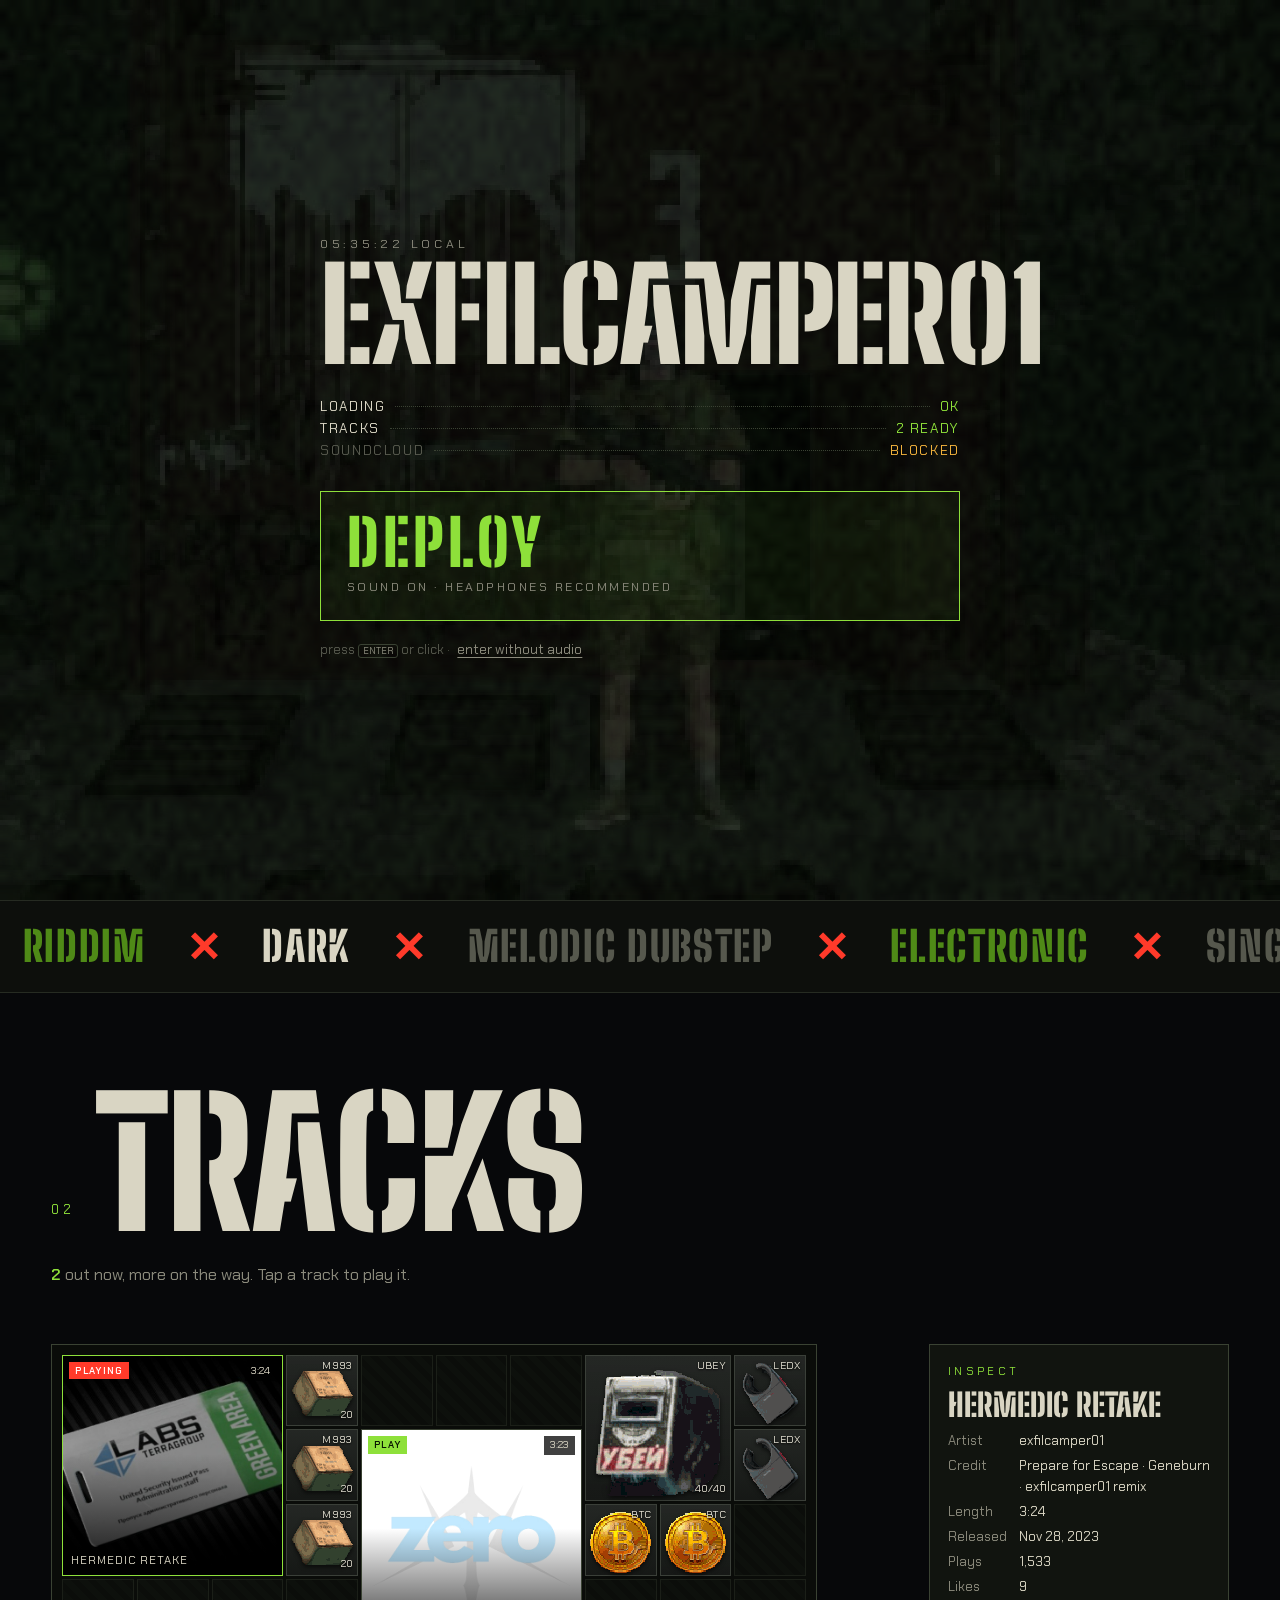
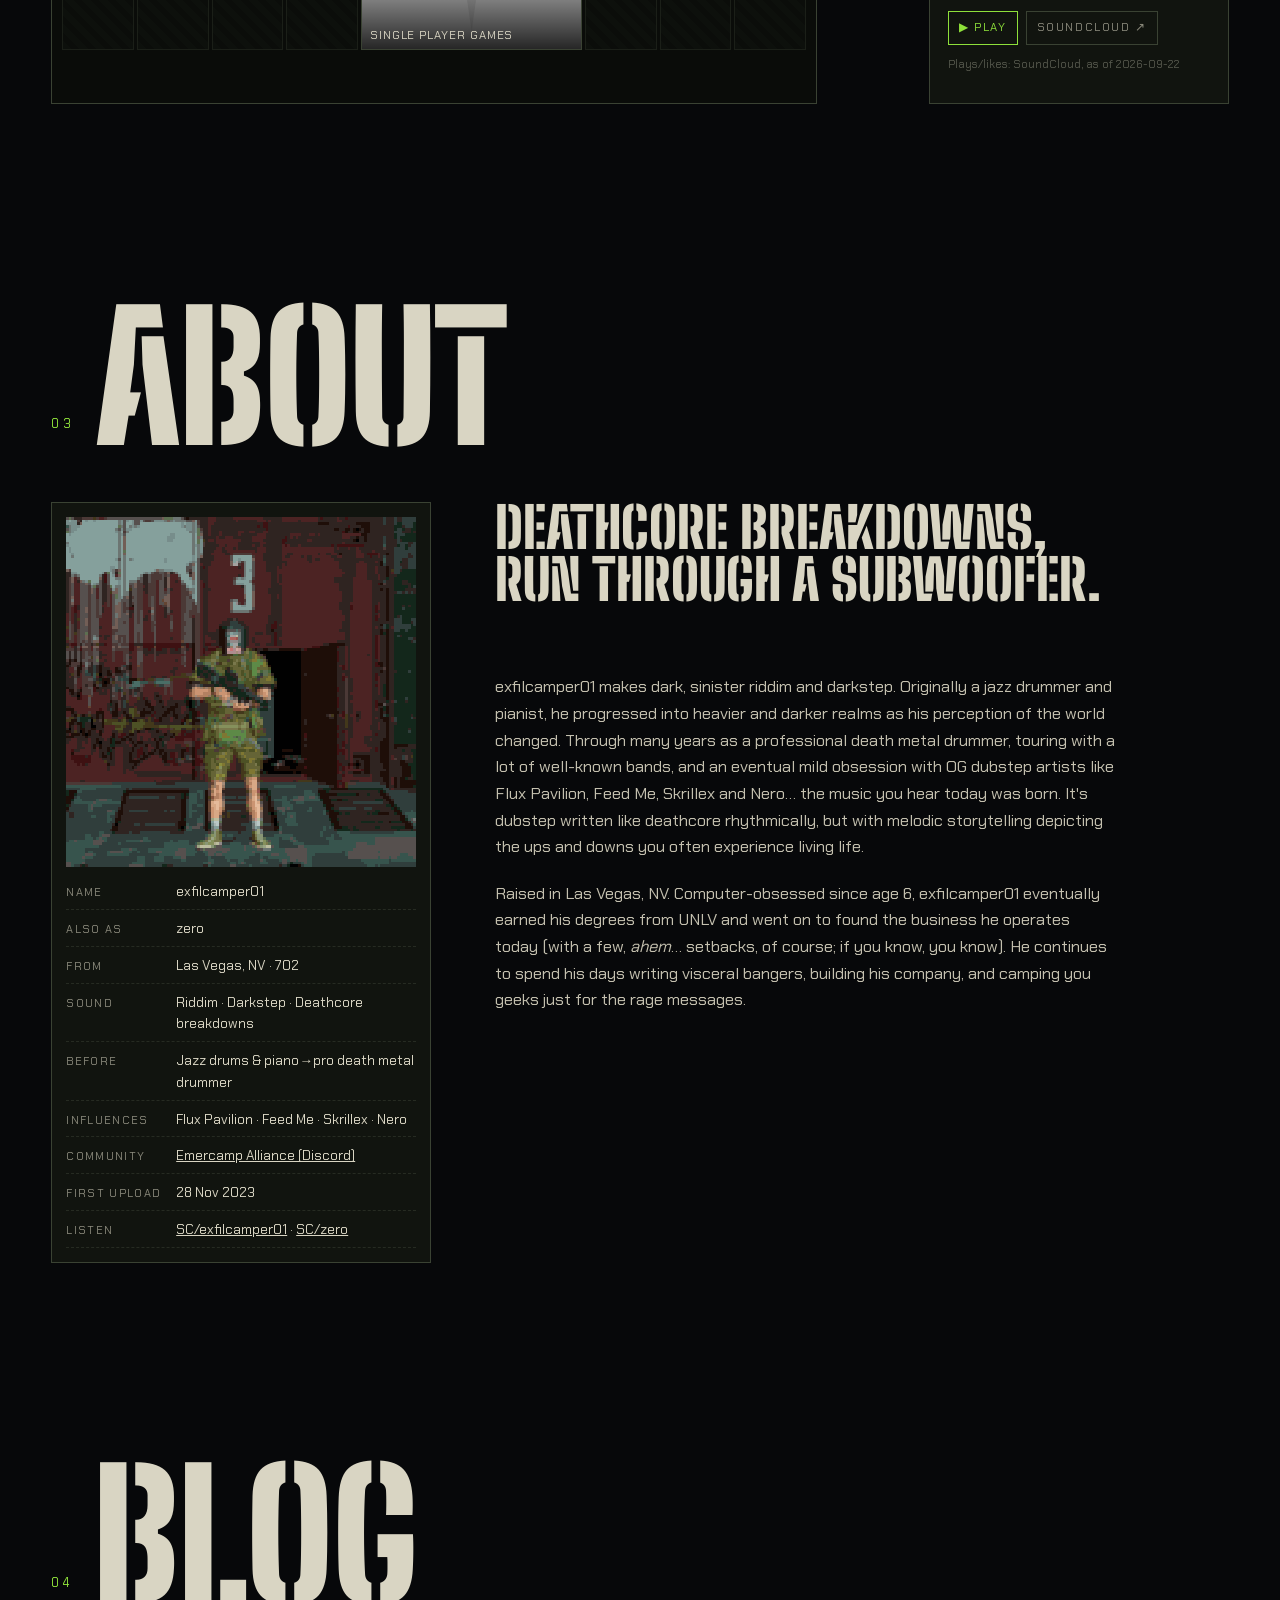
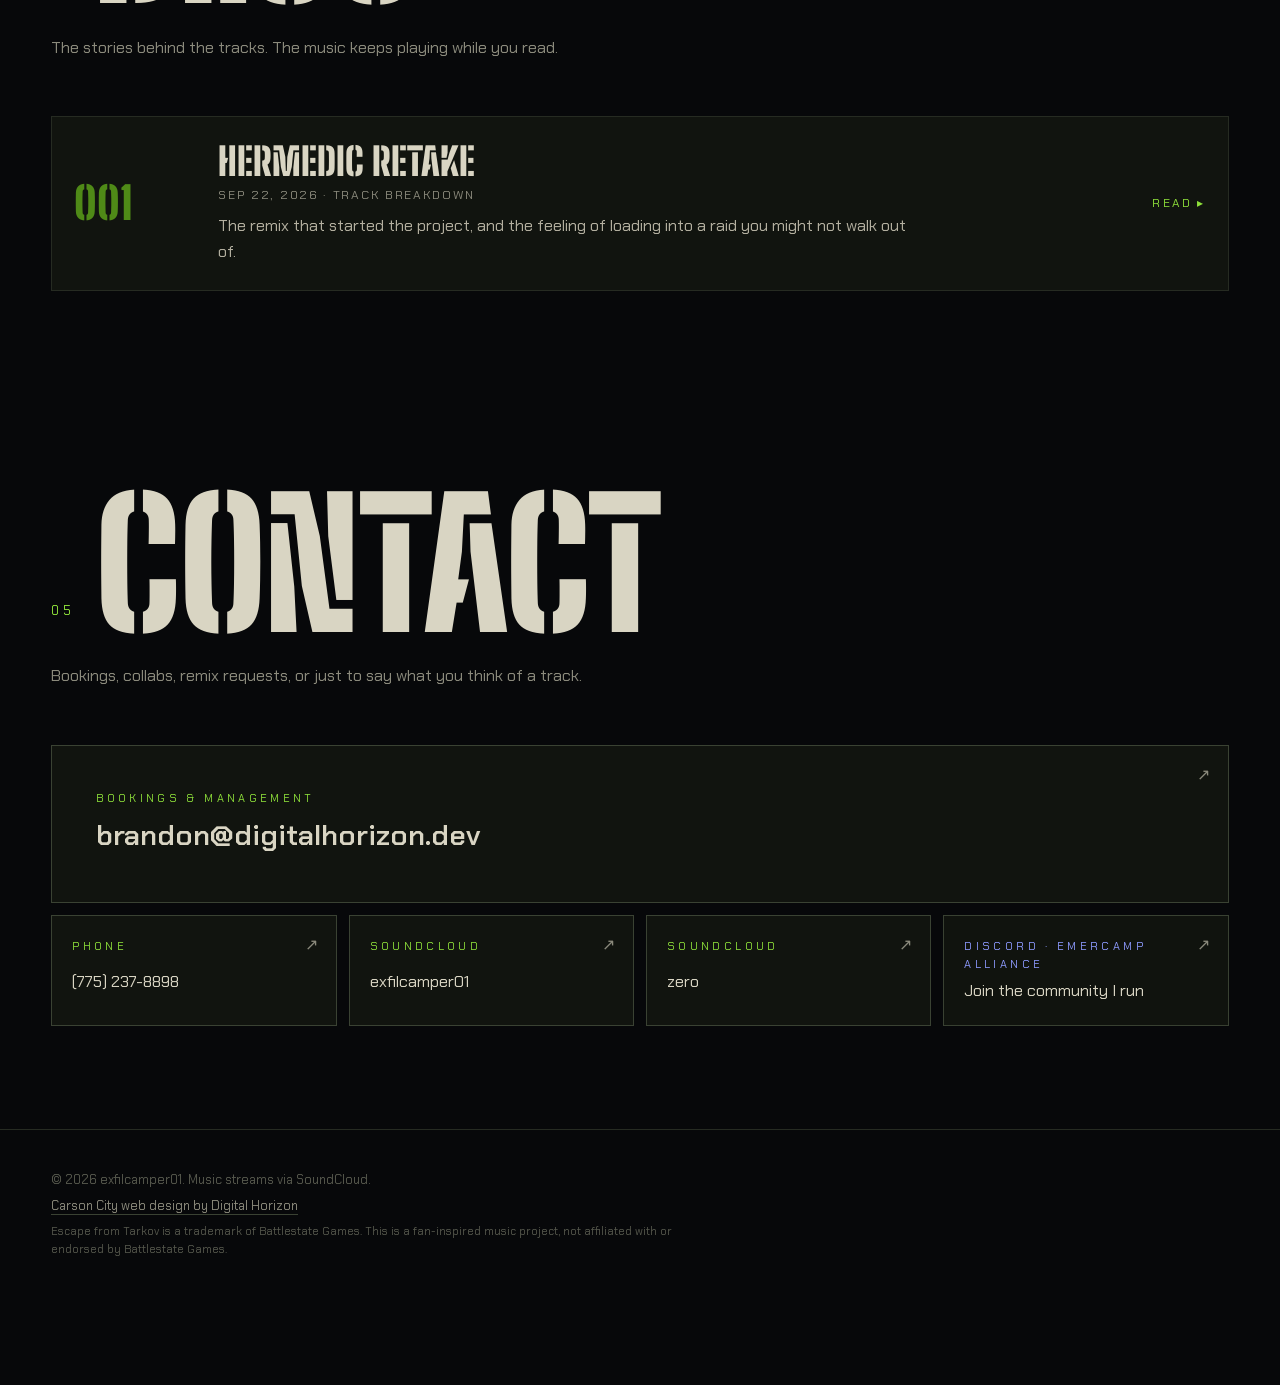
<file: index.html>
<!doctype html>
<html lang="en">
<head>
<!-- Google Tag Manager -->
<script>(function(w,d,s,l,i){w[l]=w[l]||[];w[l].push({'gtm.start':
new Date().getTime(),event:'gtm.js'});var f=d.getElementsByTagName(s)[0],
j=d.createElement(s),dl=l!='dataLayer'?'&l='+l:'';j.async=true;j.src=
'https://www.googletagmanager.com/gtm.js?id='+i+dl;f.parentNode.insertBefore(j,f);
})(window,document,'script','dataLayer','GTM-TL879H7H');</script>
<!-- End Google Tag Manager -->
<meta charset="utf-8">
<meta name="viewport" content="width=device-width, initial-scale=1, viewport-fit=cover">
<title>exfilcamper01 — dark, sinister dubstep</title>
<meta name="description" content="exfilcamper01: dark, sinister riddim and darkstep from a Las Vegas ex-death-metal drummer. Hear Hermedic Retake, read the track stories, and get in touch.">
<meta name="theme-color" content="#07080a">
<link rel="canonical" href="https://www.geartogetyoufolded.llc/">
<meta property="og:type" content="music.song">
<meta property="og:title" content="exfilcamper01 — Hermedic Retake">
<meta property="og:description" content="Dark, sinister riddim and darkstep. Headphones on.">
<meta property="og:image" content="https://www.geartogetyoufolded.llc/assets/img/og-v6.jpg">
<meta property="og:url" content="https://www.geartogetyoufolded.llc/">
<meta property="music:musician" content="https://soundcloud.com/cargoelevatorclutch">
<meta name="twitter:card" content="summary_large_image">
<meta name="twitter:image" content="https://www.geartogetyoufolded.llc/assets/img/og-v6.jpg">
<meta property="og:image:width" content="1200">
<meta property="og:image:height" content="630">
<meta property="og:image:alt" content="exfilcamper01 — Hermedic Retake, play on geartogetyoufolded.llc">
<meta property="og:site_name" content="exfilcamper01">
<link rel="icon" href="/assets/img/favicon.svg" type="image/svg+xml">
<link rel="preload" href="/assets/fonts/stencil.woff2" as="font" type="font/woff2" crossorigin>
<link rel="preload" href="/assets/img/gate3-poster-v4.jpg" as="image">
<link rel="preconnect" href="https://w.soundcloud.com">
<link rel="stylesheet" href="/assets/css/site.css?v=202610070510">
<script type="application/ld+json">
{"@context":"https://schema.org","@graph":[
 {"@type":"MusicGroup","@id":"https://www.geartogetyoufolded.llc/#artist","name":"exfilcamper01","alternateName":"zero","genre":["Dubstep","Riddim","Darkstep"],
  "url":"https://www.geartogetyoufolded.llc/","sameAs":["https://soundcloud.com/cargoelevatorclutch","https://soundcloud.com/iamzeroofficial","https://discord.gg/VfrqJbtkzf"],
  "email":"brandon@digitalhorizon.dev"},
 {"@type":"MusicRecording","name":"prepare for escape/hermedic retake - geneburn (exfilcamper01 remix)","byArtist":{"@id":"https://www.geartogetyoufolded.llc/#artist"},
  "duration":"PT3M25S","genre":"Dubstep","datePublished":"2023-11-28","url":"https://soundcloud.com/cargoelevatorclutch/prepare-for-escapehermedic-retake-geneburn-exfilcamper01-remix"},
 {"@type":"MusicRecording","name":"single player games","byArtist":{"@id":"https://www.geartogetyoufolded.llc/#artist"},
  "duration":"PT3M23S","genre":"Dubstep","datePublished":"2024-08-02","url":"https://soundcloud.com/iamzeroofficial/singleplayergames"}
]}
</script>
</head>
<body class="is-gated">
<!-- Google Tag Manager (noscript) -->
<noscript><iframe src="https://www.googletagmanager.com/ns.html?id=GTM-TL879H7H"
height="0" width="0" style="display:none;visibility:hidden"></iframe></noscript>
<!-- End Google Tag Manager (noscript) -->

<!-- ═══════════ DEPLOY GATE ═══════════ -->
<div id="gate" role="dialog" aria-modal="true" aria-labelledby="gate-title">
  <img class="gate-bg" src="/assets/img/gate3-poster-v4.jpg" alt="Pixel-art Gate 3 extract: exfilcamper01's character in a welding mask, rifle in hand" aria-hidden="true">
  <canvas id="gate-noise" aria-hidden="true"></canvas>
  <div class="gate-inner">
    <p class="gate-kicker"><span id="gate-clock">--:--:--</span> LOCAL</p>
    <h1 id="gate-title" class="gate-title" data-text="EXFILCAMPER01">EXFILCAMPER01</h1>
    <ol class="gate-log" aria-live="polite">
      <li data-step="fonts"><span class="k">LOADING</span><span class="dots"></span><span class="v">…</span></li>
      <li data-step="intel"><span class="k">TRACKS</span><span class="dots"></span><span class="v">…</span></li>
      <li data-step="link"><span class="k">SOUNDCLOUD</span><span class="dots"></span><span class="v">…</span></li>
    </ol>
    <button id="deploy" class="deploy" disabled>
      <span class="deploy-fill" aria-hidden="true"></span>
      <span class="deploy-label">DEPLOY</span>
      <span class="deploy-sub">sound on · headphones recommended</span>
    </button>
    <p class="gate-hint"><span class="k-enter">press <kbd>ENTER</kbd> or click · </span><button id="enter-silent" class="linkish">enter without audio</button></p>
  </div>
  <div class="gate-shutter top" aria-hidden="true"></div>
  <div class="gate-shutter bottom" aria-hidden="true"></div>
</div>

<!-- ═══════════ HUD HEADER ═══════════ -->
<header class="hud" id="hud">
  <a class="brand" href="#raid" aria-label="exfilcamper01 home">
    <span class="brand-mark" aria-hidden="true"></span>
    <span class="brand-name">EXFILCAMPER01</span>
  </a>
  <nav class="nav" aria-label="Primary">
    <a href="#raid"><i>01</i>Listen</a>
    <a href="#stash"><i>02</i>Tracks</a>
    <a href="#dossier"><i>03</i>About</a>
    <a href="#intel"><i>04</i>Blog</a>
    <a href="#comms"><i>05</i>Contact</a>
  </nav>
  <a class="hud-follow" href="https://soundcloud.com/cargoelevatorclutch" target="_blank" rel="noopener">Follow ↗</a>
</header>

<main>
<!-- ═══════════ HERO / RAID ═══════════ -->
<section id="raid" class="raid" aria-label="Featured track player">
  <video id="bgvid" class="raid-bg" muted playsinline loop autoplay preload="auto" poster="/assets/img/gate3-poster-v4.jpg" aria-hidden="true">
    <source src="/assets/video/gate3-v4.mp4" type="video/mp4">
  </video>
  <div class="raid-flash" id="raid-flash" aria-hidden="true"></div>
  <canvas id="viz" aria-hidden="true"></canvas>
  <div class="raid-vignette" aria-hidden="true"></div>

  <div class="raid-grid">
    <div class="raid-left">
      <img class="now-art" id="now-art" src="/assets/img/prepare-for-escape.jpg" alt="Artwork for Hermedic Retake" width="88" height="88">
      <p class="eyebrow"><span class="rec"></span><span id="now-state">READY</span> · <span id="now-account">exfilcamper01</span></p>
      <h2 class="raid-title glitch" id="now-title" data-text="Hermedic Retake">Hermedic Retake</h2>
      <p class="raid-credit" id="now-credit">Prepare for Escape · Geneburn · exfilcamper01 remix</p>
      <ul class="raid-tags" id="now-tags"></ul>
      <a class="hero-follow video" id="hero-video" href="/hermedicretake/video">▶ Watch the video</a>
      <a class="hero-follow" id="hero-follow" href="https://soundcloud.com/cargoelevatorclutch" target="_blank" rel="noopener">Follow on SoundCloud ↗</a>
      <a class="hero-follow discord" href="https://discord.gg/VfrqJbtkzf" target="_blank" rel="noopener">Join the Discord ↗</a>
    </div>

    <div class="raid-core" id="raid-core" aria-hidden="true"></div>

    <div class="raid-right">
      <div class="readout">
        <span class="readout-k">TIME LEFT</span>
        <span class="readout-v" id="raid-timer">03:24</span>
        <span class="readout-bar"><i id="raid-bar"></i></span>
      </div>
      <div class="readout small" id="impact-readout" hidden>
        <span class="readout-k">NEXT DROP</span>
        <span class="readout-v" id="next-impact">—</span>
      </div>
      <div class="readout small">
        <span class="readout-k">SOUNDCLOUD</span>
        <span class="readout-v"><span id="now-plays">—</span> plays · <span id="now-likes">—</span> likes</span>
      </div>
    </div>
  </div>

  <div class="deck" id="deck">
    <div class="deck-controls">
      <button class="btn-icon" id="btn-prev" aria-label="Previous track"><svg viewBox="0 0 24 24"><path d="M6 5h2v14H6zM20 5v14L9 12z"/></svg></button>
      <button class="btn-play" id="btn-play" aria-label="Play"><svg class="i-play" viewBox="0 0 24 24"><path d="M7 4v16l13-8z"/></svg><svg class="i-pause" viewBox="0 0 24 24"><path d="M6 4h4v16H6zM14 4h4v16h-4z"/></svg></button>
      <button class="btn-icon" id="btn-next" aria-label="Next track"><svg viewBox="0 0 24 24"><path d="M16 5h2v14h-2zM4 5v14l11-7z"/></svg></button>
      <button class="btn-icon btn-repeat" id="btn-repeat" aria-label="Repeat track" aria-pressed="false" title="Repeat (R)"><svg viewBox="0 0 24 24"><path d="M17 4l4 4-4 4V9H7a2 2 0 0 0-2 2v1H3v-1a4 4 0 0 1 4-4h10zM7 20l-4-4 4-4v3h10a2 2 0 0 0 2-2v-1h2v1a4 4 0 0 1-4 4H7z"/></svg><i class="rep-dot"></i></button>
      <button class="btn-impact" id="btn-impact" hidden>SKIP TO DROP <kbd>D</kbd></button>
    </div>
    <div class="scrub" id="scrub" role="slider" aria-label="Seek" aria-valuemin="0" aria-valuemax="100" aria-valuenow="0" tabindex="0">
      <canvas id="scrub-canvas"></canvas>
      <div class="scrub-markers" id="scrub-markers"></div>
      <span class="scrub-hover" id="scrub-hover"></span>
    </div>
    <div class="deck-meta">
      <span class="deck-now" id="deck-now">Hermedic Retake</span>
      <span class="time"><b id="t-cur">0:00</b> / <span id="t-dur">3:24</span></span>
      <label class="vol"><span>VOL</span><input type="range" id="vol" min="0" max="100" value="85" aria-label="Volume"></label>
      <a class="sc-attr" id="sc-link" href="https://soundcloud.com/cargoelevatorclutch/prepare-for-escapehermedic-retake-geneburn-exfilcamper01-remix" target="_blank" rel="noopener">Streaming via SoundCloud ↗</a>
    </div>
  </div>

  <a href="#stash" class="scroll-cue" aria-label="Scroll to tracks"><span>MORE BELOW</span><i></i></a>
</section>

<!-- live ticker — real tags only -->
<div class="ticker" aria-hidden="true"><div class="ticker-track" id="ticker"></div></div>

<!-- ═══════════ STASH ═══════════ -->
<section id="stash" class="section stash">
  <header class="sec-head">
    <p class="sec-num">02</p>
    <h2 class="sec-title" data-scramble>TRACKS</h2>
    <p class="sec-sub"><b id="stash-count">2</b> out now, more on the way. Tap a track to play it.</p>
  </header>
  <div class="stash-wrap">
    <div class="stash-grid" id="stash-grid" aria-label="Tracks"></div>
    <aside class="inspect" id="inspect" aria-live="polite">
      <p class="inspect-k">INSPECT</p>
      <p class="inspect-empty">Hover or focus an item to inspect it.</p>
    </aside>
  </div>
</section>

<!-- ═══════════ DOSSIER ═══════════ -->
<section id="dossier" class="section dossier">
  <header class="sec-head">
    <p class="sec-num">03</p>
    <h2 class="sec-title" data-scramble>ABOUT</h2>
  </header>
  <div class="dossier-grid">
    <div class="operator">
      <div class="operator-photo">
        <img src="/assets/img/operator-v4.png" alt="exfilcamper01's character in a welding mask at the Gate 3 extract" width="512" height="512" loading="lazy">
      </div>
      <dl class="operator-fields">
        <div><dt>Name</dt><dd>exfilcamper01</dd></div>
        <div><dt>Also as</dt><dd>zero</dd></div>
        <div><dt>From</dt><dd>Las Vegas, NV · 702</dd></div>
        <div><dt>Sound</dt><dd>Riddim · Darkstep · Deathcore breakdowns</dd></div>
        <div><dt>Before</dt><dd>Jazz drums &amp; piano → pro death metal drummer</dd></div>
        <div><dt>Influences</dt><dd>Flux Pavilion · Feed Me · Skrillex · Nero</dd></div>
        <div><dt>Community</dt><dd><a href="https://discord.gg/VfrqJbtkzf" target="_blank" rel="noopener">Emercamp Alliance (Discord)</a></dd></div>
        <div><dt>First upload</dt><dd>28 Nov 2023</dd></div>
        <div><dt>Listen</dt><dd><a href="https://soundcloud.com/cargoelevatorclutch" target="_blank" rel="noopener">SC/exfilcamper01</a> · <a href="https://soundcloud.com/iamzeroofficial" target="_blank" rel="noopener">SC/zero</a></dd></div>
      </dl>
    </div>
    <div class="bio">
      <p class="bio-lede reveal">Deathcore breakdowns, run through a subwoofer.</p>
      <p class="reveal">exfilcamper01 makes dark, sinister riddim and darkstep. Originally a jazz drummer and pianist, he progressed into heavier and darker realms as his perception of the world changed. Through many years as a professional death metal drummer, touring with a lot of well-known bands, and an eventual mild obsession with OG dubstep artists like Flux Pavilion, Feed Me, Skrillex and Nero&hellip; the music you hear today was born. It's dubstep written like deathcore rhythmically, but with melodic storytelling depicting the ups and downs you often experience living life.</p>
      <p class="reveal">Raised in Las Vegas, NV. Computer-obsessed since age 6, exfilcamper01 eventually earned his degrees from UNLV and went on to found the business he operates today (with a few, <i>ahem</i>&hellip; setbacks, of course; if you know, you know). He continues to spend his days writing visceral bangers, building his company, and camping you geeks just for the rage messages.</p>
    </div>
  </div>
</section>

<!-- ═══════════ INTEL / BLOG ═══════════ -->
<section id="intel" class="section intel">
  <header class="sec-head">
    <p class="sec-num">04</p>
    <h2 class="sec-title" data-scramble>BLOG</h2>
    <p class="sec-sub">The stories behind the tracks. The music keeps playing while you read.</p>
  </header>
  <div class="intel-list" id="intel-list"></div>
</section>

<!-- ═══════════ COMMS / CONTACT ═══════════ -->
<section id="comms" class="section comms">
  <header class="sec-head">
    <p class="sec-num">05</p>
    <h2 class="sec-title" data-scramble>CONTACT</h2>
    <p class="sec-sub">Bookings, collabs, remix requests, or just to say what you think of a track.</p>
  </header>
  <div class="comms-grid">
    <a class="comm big" href="mailto:brandon@digitalhorizon.dev?subject=exfilcamper01%20%E2%80%94%20">
      <span class="comm-k">BOOKINGS &amp; MANAGEMENT</span><span class="comm-v">brandon@digitalhorizon.dev</span><span class="comm-go">↗</span>
    </a>
    <a class="comm" href="tel:+17752378898">
      <span class="comm-k">PHONE</span><span class="comm-v">(775) 237-8898</span><span class="comm-go">↗</span>
    </a>
    <a class="comm" href="https://soundcloud.com/cargoelevatorclutch" target="_blank" rel="noopener">
      <span class="comm-k">SOUNDCLOUD</span><span class="comm-v">exfilcamper01</span><span class="comm-go">↗</span>
    </a>
    <a class="comm" href="https://soundcloud.com/iamzeroofficial" target="_blank" rel="noopener">
      <span class="comm-k">SOUNDCLOUD</span><span class="comm-v">zero</span><span class="comm-go">↗</span>
    </a>
    <a class="comm discord" href="https://discord.gg/VfrqJbtkzf" target="_blank" rel="noopener">
      <span class="comm-k">DISCORD · EMERCAMP ALLIANCE</span><span class="comm-v">Join the community I run</span><span class="comm-go">↗</span>
    </a>
  </div>
</section>
</main>

<footer class="foot">
  <p>© <span id="yr">2026</span> exfilcamper01. Music streams via SoundCloud.</p>
  <p class="foot-credit"><a href="https://digitalhorizon.dev/">Carson City web design by Digital Horizon</a></p>
  <p class="foot-small">Escape from Tarkov is a trademark of Battlestate Games. This is a fan-inspired music project, not affiliated with or endorsed by Battlestate Games.</p>
</footer>

<!-- ═══════════ EXTRACT OVERLAY ═══════════ -->
<div id="extract" class="extract" role="dialog" aria-modal="true" aria-labelledby="extract-title" hidden>
  <div class="extract-inner">
    <p class="extract-k">TRACK COMPLETE</p>
    <h2 id="extract-title" class="extract-title">EXTRACTED</h2>
    <p class="extract-sub">That was <b id="extract-track">Hermedic Retake</b> · <b id="extract-time">3:24</b></p>
    <div class="extract-actions">
      <button class="x-btn primary" id="x-next">NEXT ▸ <span id="x-next-title"></span></button>
      <button class="x-btn" id="x-again">PLAY AGAIN</button>
      <a class="x-btn" href="https://discord.gg/VfrqJbtkzf" target="_blank" rel="noopener">JOIN THE DISCORD ↗</a>
      <a class="x-btn" id="x-follow" href="https://soundcloud.com/cargoelevatorclutch" target="_blank" rel="noopener">FOLLOW ON SOUNDCLOUD ↗</a>
    </div>
    <button class="linkish" id="x-close">close</button>
  </div>
</div>

<!-- ═══════════ INTEL READER ═══════════ -->
<div id="reader" class="reader" role="dialog" aria-modal="true" aria-label="Blog post" hidden>
  <div class="reader-panel">
    <button class="reader-close" id="reader-close" aria-label="Close report">✕ CLOSE</button>
    <div class="reader-body" id="reader-body"></div>
  </div>
</div>

<div class="toast" id="toast" role="status" hidden></div>

<!-- SoundCloud widget: the actual audio source. Kept rendered (not display:none) so the widget works. -->
<div class="sc-host" id="sc-host">
  <iframe id="sc-frame" title="SoundCloud player" allow="autoplay; encrypted-media" scrolling="no" frameborder="no"
    src="https://w.soundcloud.com/player/?url=https%3A//api.soundcloud.com/tracks/1676139921&amp;auto_play=false&amp;show_artwork=false&amp;visual=false&amp;show_comments=false&amp;show_user=true&amp;show_reposts=false&amp;show_teaser=false&amp;color=%238ee03a"></iframe>
</div>

<div class="grain" aria-hidden="true"></div>

<script src="https://w.soundcloud.com/player/api.js"></script>
<script src="/assets/js/vendor/gsap.min.js"></script>
<script src="/assets/js/vendor/ScrollTrigger.min.js"></script>
<script src="/assets/js/vendor/ScrambleTextPlugin.min.js"></script>
<script src="/assets/data/tracks.js?v=202610091541"></script>
<script src="/assets/data/intel.js?v=202609280452"></script>
<script src="/assets/js/app.js?v=202610091541"></script>
</body>
</html>
</file>
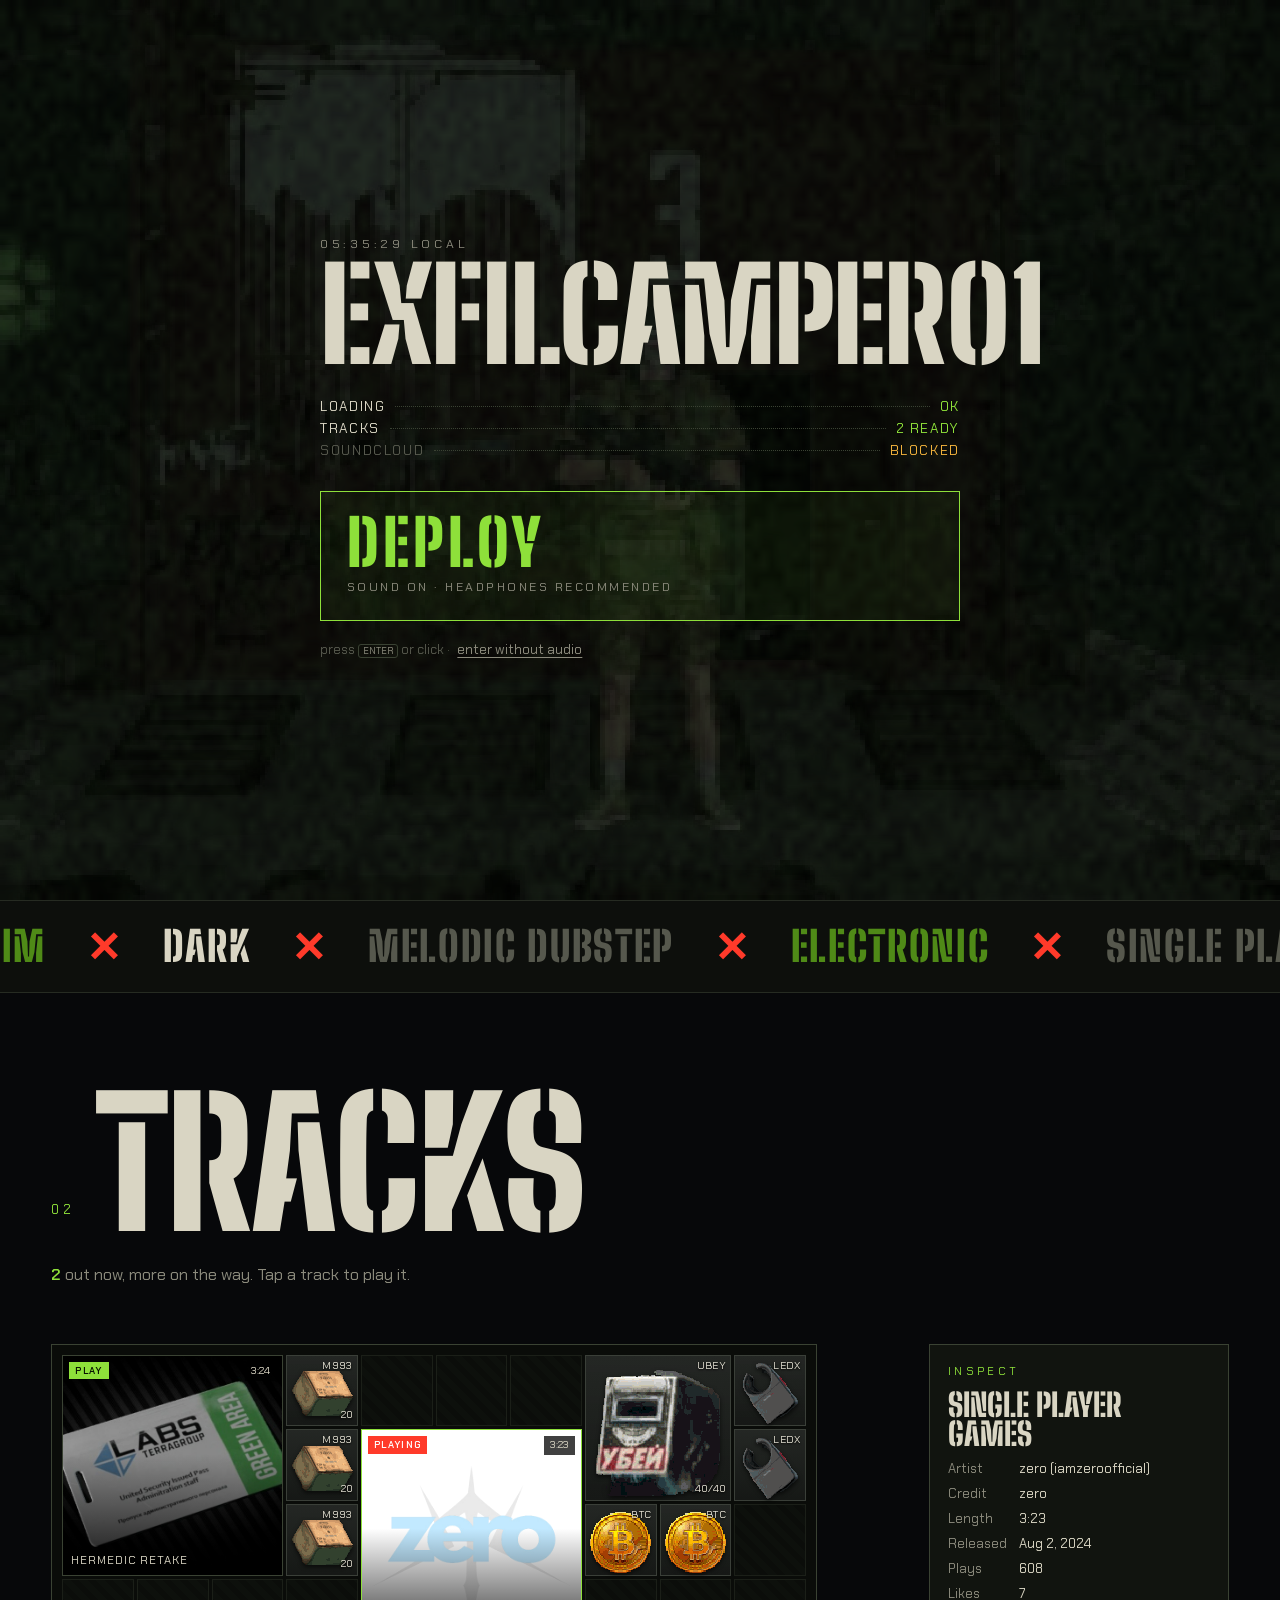
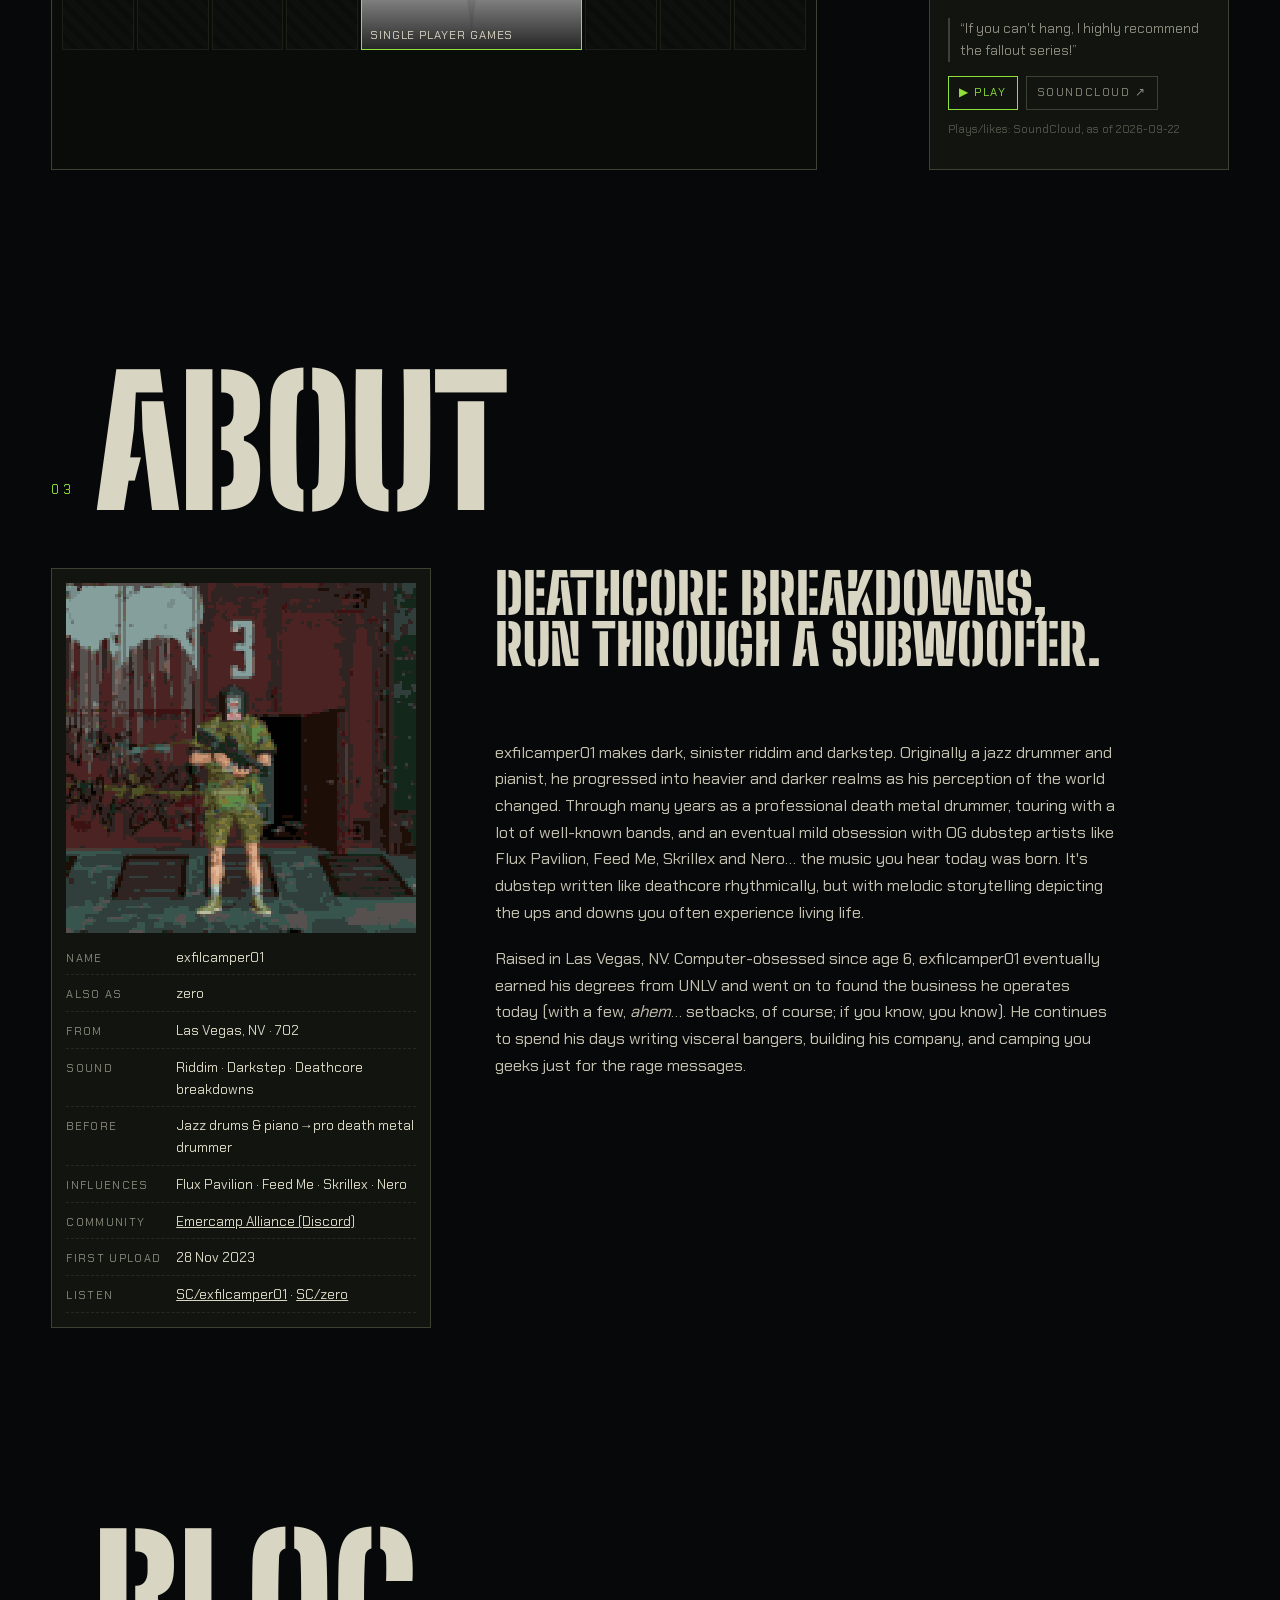
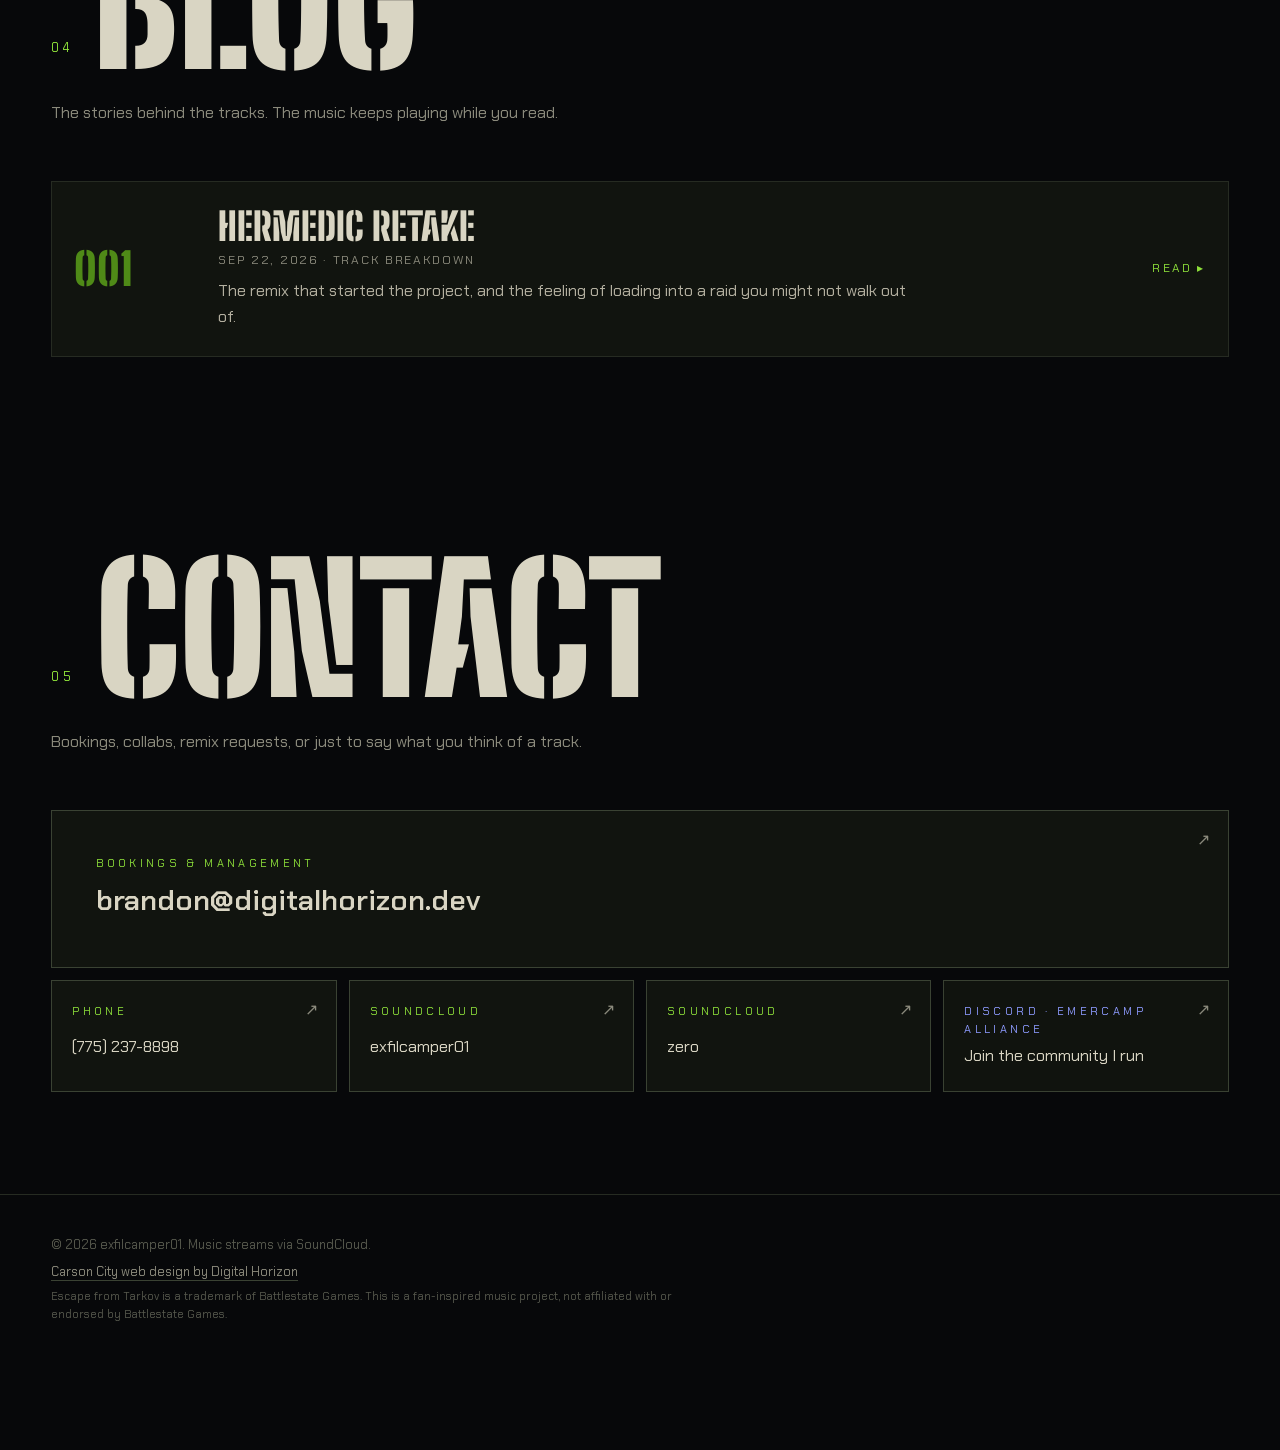
<file: singleplayergames/index.html>
<!doctype html>
<html lang="en">
<head>
<!-- GENERATED by tools/make-feature-pages.py from index.html; edit index.html and re-run -->
<!-- Google Tag Manager -->
<script>(function(w,d,s,l,i){w[l]=w[l]||[];w[l].push({'gtm.start':
new Date().getTime(),event:'gtm.js'});var f=d.getElementsByTagName(s)[0],
j=d.createElement(s),dl=l!='dataLayer'?'&l='+l:'';j.async=true;j.src=
'https://www.googletagmanager.com/gtm.js?id='+i+dl;f.parentNode.insertBefore(j,f);
})(window,document,'script','dataLayer','GTM-TL879H7H');</script>
<!-- End Google Tag Manager -->
<meta charset="utf-8">
<meta name="viewport" content="width=device-width, initial-scale=1, viewport-fit=cover">
<title>Single Player Games — exfilcamper01</title>
<meta name="description" content="Single Player Games by zero (exfilcamper01): dark, sinister riddim. Play the track, read the stories behind the music, and get in touch. Headphones on.">
<meta name="theme-color" content="#07080a">
<link rel="canonical" href="https://www.geartogetyoufolded.llc/singleplayergames">
<meta property="og:type" content="music.song">
<meta property="og:title" content="exfilcamper01 — Single Player Games">
<meta property="og:description" content="Single Player Games by zero (exfilcamper01): dark, sinister riddim. Play the track, read the stories behind the music, and get in touch. Headphones on.">
<meta property="og:image" content="https://www.geartogetyoufolded.llc/assets/img/og-spg-v1.jpg">
<meta property="og:url" content="https://www.geartogetyoufolded.llc/singleplayergames">
<meta property="music:musician" content="https://soundcloud.com/cargoelevatorclutch">
<meta name="twitter:card" content="summary_large_image">
<meta name="twitter:image" content="https://www.geartogetyoufolded.llc/assets/img/og-spg-v1.jpg">
<meta property="og:image:width" content="1200">
<meta property="og:image:height" content="630">
<meta property="og:image:alt" content="exfilcamper01 — Single Player Games, play on geartogetyoufolded.llc">
<meta property="og:site_name" content="exfilcamper01">
<link rel="icon" href="/assets/img/favicon.svg" type="image/svg+xml">
<link rel="preload" href="/assets/fonts/stencil.woff2" as="font" type="font/woff2" crossorigin>
<link rel="preload" href="/assets/img/gate3-poster-v4.jpg" as="image">
<link rel="preconnect" href="https://w.soundcloud.com">
<link rel="stylesheet" href="/assets/css/site.css?v=202610070510">
<script type="application/ld+json">
{"@context":"https://schema.org","@graph":[
 {"@type":"MusicGroup","@id":"https://www.geartogetyoufolded.llc/#artist","name":"exfilcamper01","alternateName":"zero","genre":["Dubstep","Riddim","Darkstep"],
  "url":"https://www.geartogetyoufolded.llc/","sameAs":["https://soundcloud.com/cargoelevatorclutch","https://soundcloud.com/iamzeroofficial","https://discord.gg/VfrqJbtkzf"],
  "email":"brandon@digitalhorizon.dev"},
 {"@type":"MusicRecording","name":"prepare for escape/hermedic retake - geneburn (exfilcamper01 remix)","byArtist":{"@id":"https://www.geartogetyoufolded.llc/#artist"},
  "duration":"PT3M25S","genre":"Dubstep","datePublished":"2023-11-28","url":"https://soundcloud.com/cargoelevatorclutch/prepare-for-escapehermedic-retake-geneburn-exfilcamper01-remix"},
 {"@type":"MusicRecording","name":"single player games","byArtist":{"@id":"https://www.geartogetyoufolded.llc/#artist"},
  "duration":"PT3M23S","genre":"Dubstep","datePublished":"2024-08-02","url":"https://soundcloud.com/iamzeroofficial/singleplayergames"}
]}
</script>
</head>
<body class="is-gated" data-feature="single-player-games">
<!-- Google Tag Manager (noscript) -->
<noscript><iframe src="https://www.googletagmanager.com/ns.html?id=GTM-TL879H7H"
height="0" width="0" style="display:none;visibility:hidden"></iframe></noscript>
<!-- End Google Tag Manager (noscript) -->

<!-- ═══════════ DEPLOY GATE ═══════════ -->
<div id="gate" role="dialog" aria-modal="true" aria-labelledby="gate-title">
  <img class="gate-bg" src="/assets/img/gate3-poster-v4.jpg" alt="Pixel-art Gate 3 extract: exfilcamper01's character in a welding mask, rifle in hand" aria-hidden="true">
  <canvas id="gate-noise" aria-hidden="true"></canvas>
  <div class="gate-inner">
    <p class="gate-kicker"><span id="gate-clock">--:--:--</span> LOCAL</p>
    <h1 id="gate-title" class="gate-title" data-text="EXFILCAMPER01">EXFILCAMPER01</h1>
    <ol class="gate-log" aria-live="polite">
      <li data-step="fonts"><span class="k">LOADING</span><span class="dots"></span><span class="v">…</span></li>
      <li data-step="intel"><span class="k">TRACKS</span><span class="dots"></span><span class="v">…</span></li>
      <li data-step="link"><span class="k">SOUNDCLOUD</span><span class="dots"></span><span class="v">…</span></li>
    </ol>
    <button id="deploy" class="deploy" disabled>
      <span class="deploy-fill" aria-hidden="true"></span>
      <span class="deploy-label">DEPLOY</span>
      <span class="deploy-sub">sound on · headphones recommended</span>
    </button>
    <p class="gate-hint"><span class="k-enter">press <kbd>ENTER</kbd> or click · </span><button id="enter-silent" class="linkish">enter without audio</button></p>
  </div>
  <div class="gate-shutter top" aria-hidden="true"></div>
  <div class="gate-shutter bottom" aria-hidden="true"></div>
</div>

<!-- ═══════════ HUD HEADER ═══════════ -->
<header class="hud" id="hud">
  <a class="brand" href="#raid" aria-label="exfilcamper01 home">
    <span class="brand-mark" aria-hidden="true"></span>
    <span class="brand-name">EXFILCAMPER01</span>
  </a>
  <nav class="nav" aria-label="Primary">
    <a href="#raid"><i>01</i>Listen</a>
    <a href="#stash"><i>02</i>Tracks</a>
    <a href="#dossier"><i>03</i>About</a>
    <a href="#intel"><i>04</i>Blog</a>
    <a href="#comms"><i>05</i>Contact</a>
  </nav>
  <a class="hud-follow" href="https://soundcloud.com/cargoelevatorclutch" target="_blank" rel="noopener">Follow ↗</a>
</header>

<main>
<!-- ═══════════ HERO / RAID ═══════════ -->
<section id="raid" class="raid" aria-label="Featured track player">
  <video id="bgvid" class="raid-bg" muted playsinline loop autoplay preload="auto" poster="/assets/img/gate3-poster-v4.jpg" aria-hidden="true">
    <source src="/assets/video/gate3-v4.mp4" type="video/mp4">
  </video>
  <div class="raid-flash" id="raid-flash" aria-hidden="true"></div>
  <canvas id="viz" aria-hidden="true"></canvas>
  <div class="raid-vignette" aria-hidden="true"></div>

  <div class="raid-grid">
    <div class="raid-left">
      <img class="now-art" id="now-art" src="/assets/img/single-player-games.png" alt="Artwork for Single Player Games" width="88" height="88">
      <p class="eyebrow"><span class="rec"></span><span id="now-state">READY</span> · <span id="now-account">exfilcamper01</span></p>
      <h2 class="raid-title glitch" id="now-title" data-text="Single Player Games">Single Player Games</h2>
      <p class="raid-credit" id="now-credit">zero</p>
      <ul class="raid-tags" id="now-tags"></ul>
      <a class="hero-follow video" id="hero-video" href="/singleplayergames/video">▶ Watch the video</a>
      <a class="hero-follow" id="hero-follow" href="https://soundcloud.com/cargoelevatorclutch" target="_blank" rel="noopener">Follow on SoundCloud ↗</a>
      <a class="hero-follow discord" href="https://discord.gg/VfrqJbtkzf" target="_blank" rel="noopener">Join the Discord ↗</a>
    </div>

    <div class="raid-core" id="raid-core" aria-hidden="true"></div>

    <div class="raid-right">
      <div class="readout">
        <span class="readout-k">TIME LEFT</span>
        <span class="readout-v" id="raid-timer">03:24</span>
        <span class="readout-bar"><i id="raid-bar"></i></span>
      </div>
      <div class="readout small" id="impact-readout" hidden>
        <span class="readout-k">NEXT DROP</span>
        <span class="readout-v" id="next-impact">—</span>
      </div>
      <div class="readout small">
        <span class="readout-k">SOUNDCLOUD</span>
        <span class="readout-v"><span id="now-plays">—</span> plays · <span id="now-likes">—</span> likes</span>
      </div>
    </div>
  </div>

  <div class="deck" id="deck">
    <div class="deck-controls">
      <button class="btn-icon" id="btn-prev" aria-label="Previous track"><svg viewBox="0 0 24 24"><path d="M6 5h2v14H6zM20 5v14L9 12z"/></svg></button>
      <button class="btn-play" id="btn-play" aria-label="Play"><svg class="i-play" viewBox="0 0 24 24"><path d="M7 4v16l13-8z"/></svg><svg class="i-pause" viewBox="0 0 24 24"><path d="M6 4h4v16H6zM14 4h4v16h-4z"/></svg></button>
      <button class="btn-icon" id="btn-next" aria-label="Next track"><svg viewBox="0 0 24 24"><path d="M16 5h2v14h-2zM4 5v14l11-7z"/></svg></button>
      <button class="btn-icon btn-repeat" id="btn-repeat" aria-label="Repeat track" aria-pressed="false" title="Repeat (R)"><svg viewBox="0 0 24 24"><path d="M17 4l4 4-4 4V9H7a2 2 0 0 0-2 2v1H3v-1a4 4 0 0 1 4-4h10zM7 20l-4-4 4-4v3h10a2 2 0 0 0 2-2v-1h2v1a4 4 0 0 1-4 4H7z"/></svg><i class="rep-dot"></i></button>
      <button class="btn-impact" id="btn-impact" hidden>SKIP TO DROP <kbd>D</kbd></button>
    </div>
    <div class="scrub" id="scrub" role="slider" aria-label="Seek" aria-valuemin="0" aria-valuemax="100" aria-valuenow="0" tabindex="0">
      <canvas id="scrub-canvas"></canvas>
      <div class="scrub-markers" id="scrub-markers"></div>
      <span class="scrub-hover" id="scrub-hover"></span>
    </div>
    <div class="deck-meta">
      <span class="deck-now" id="deck-now">Single Player Games</span>
      <span class="time"><b id="t-cur">0:00</b> / <span id="t-dur">3:24</span></span>
      <label class="vol"><span>VOL</span><input type="range" id="vol" min="0" max="100" value="85" aria-label="Volume"></label>
      <a class="sc-attr" id="sc-link" href="https://soundcloud.com/cargoelevatorclutch/prepare-for-escapehermedic-retake-geneburn-exfilcamper01-remix" target="_blank" rel="noopener">Streaming via SoundCloud ↗</a>
    </div>
  </div>

  <a href="#stash" class="scroll-cue" aria-label="Scroll to tracks"><span>MORE BELOW</span><i></i></a>
</section>

<!-- live ticker — real tags only -->
<div class="ticker" aria-hidden="true"><div class="ticker-track" id="ticker"></div></div>

<!-- ═══════════ STASH ═══════════ -->
<section id="stash" class="section stash">
  <header class="sec-head">
    <p class="sec-num">02</p>
    <h2 class="sec-title" data-scramble>TRACKS</h2>
    <p class="sec-sub"><b id="stash-count">2</b> out now, more on the way. Tap a track to play it.</p>
  </header>
  <div class="stash-wrap">
    <div class="stash-grid" id="stash-grid" aria-label="Tracks"></div>
    <aside class="inspect" id="inspect" aria-live="polite">
      <p class="inspect-k">INSPECT</p>
      <p class="inspect-empty">Hover or focus an item to inspect it.</p>
    </aside>
  </div>
</section>

<!-- ═══════════ DOSSIER ═══════════ -->
<section id="dossier" class="section dossier">
  <header class="sec-head">
    <p class="sec-num">03</p>
    <h2 class="sec-title" data-scramble>ABOUT</h2>
  </header>
  <div class="dossier-grid">
    <div class="operator">
      <div class="operator-photo">
        <img src="/assets/img/operator-v4.png" alt="exfilcamper01's character in a welding mask at the Gate 3 extract" width="512" height="512" loading="lazy">
      </div>
      <dl class="operator-fields">
        <div><dt>Name</dt><dd>exfilcamper01</dd></div>
        <div><dt>Also as</dt><dd>zero</dd></div>
        <div><dt>From</dt><dd>Las Vegas, NV · 702</dd></div>
        <div><dt>Sound</dt><dd>Riddim · Darkstep · Deathcore breakdowns</dd></div>
        <div><dt>Before</dt><dd>Jazz drums &amp; piano → pro death metal drummer</dd></div>
        <div><dt>Influences</dt><dd>Flux Pavilion · Feed Me · Skrillex · Nero</dd></div>
        <div><dt>Community</dt><dd><a href="https://discord.gg/VfrqJbtkzf" target="_blank" rel="noopener">Emercamp Alliance (Discord)</a></dd></div>
        <div><dt>First upload</dt><dd>28 Nov 2023</dd></div>
        <div><dt>Listen</dt><dd><a href="https://soundcloud.com/cargoelevatorclutch" target="_blank" rel="noopener">SC/exfilcamper01</a> · <a href="https://soundcloud.com/iamzeroofficial" target="_blank" rel="noopener">SC/zero</a></dd></div>
      </dl>
    </div>
    <div class="bio">
      <p class="bio-lede reveal">Deathcore breakdowns, run through a subwoofer.</p>
      <p class="reveal">exfilcamper01 makes dark, sinister riddim and darkstep. Originally a jazz drummer and pianist, he progressed into heavier and darker realms as his perception of the world changed. Through many years as a professional death metal drummer, touring with a lot of well-known bands, and an eventual mild obsession with OG dubstep artists like Flux Pavilion, Feed Me, Skrillex and Nero&hellip; the music you hear today was born. It's dubstep written like deathcore rhythmically, but with melodic storytelling depicting the ups and downs you often experience living life.</p>
      <p class="reveal">Raised in Las Vegas, NV. Computer-obsessed since age 6, exfilcamper01 eventually earned his degrees from UNLV and went on to found the business he operates today (with a few, <i>ahem</i>&hellip; setbacks, of course; if you know, you know). He continues to spend his days writing visceral bangers, building his company, and camping you geeks just for the rage messages.</p>
    </div>
  </div>
</section>

<!-- ═══════════ INTEL / BLOG ═══════════ -->
<section id="intel" class="section intel">
  <header class="sec-head">
    <p class="sec-num">04</p>
    <h2 class="sec-title" data-scramble>BLOG</h2>
    <p class="sec-sub">The stories behind the tracks. The music keeps playing while you read.</p>
  </header>
  <div class="intel-list" id="intel-list"></div>
</section>

<!-- ═══════════ COMMS / CONTACT ═══════════ -->
<section id="comms" class="section comms">
  <header class="sec-head">
    <p class="sec-num">05</p>
    <h2 class="sec-title" data-scramble>CONTACT</h2>
    <p class="sec-sub">Bookings, collabs, remix requests, or just to say what you think of a track.</p>
  </header>
  <div class="comms-grid">
    <a class="comm big" href="mailto:brandon@digitalhorizon.dev?subject=exfilcamper01%20%E2%80%94%20">
      <span class="comm-k">BOOKINGS &amp; MANAGEMENT</span><span class="comm-v">brandon@digitalhorizon.dev</span><span class="comm-go">↗</span>
    </a>
    <a class="comm" href="tel:+17752378898">
      <span class="comm-k">PHONE</span><span class="comm-v">(775) 237-8898</span><span class="comm-go">↗</span>
    </a>
    <a class="comm" href="https://soundcloud.com/cargoelevatorclutch" target="_blank" rel="noopener">
      <span class="comm-k">SOUNDCLOUD</span><span class="comm-v">exfilcamper01</span><span class="comm-go">↗</span>
    </a>
    <a class="comm" href="https://soundcloud.com/iamzeroofficial" target="_blank" rel="noopener">
      <span class="comm-k">SOUNDCLOUD</span><span class="comm-v">zero</span><span class="comm-go">↗</span>
    </a>
    <a class="comm discord" href="https://discord.gg/VfrqJbtkzf" target="_blank" rel="noopener">
      <span class="comm-k">DISCORD · EMERCAMP ALLIANCE</span><span class="comm-v">Join the community I run</span><span class="comm-go">↗</span>
    </a>
  </div>
</section>
</main>

<footer class="foot">
  <p>© <span id="yr">2026</span> exfilcamper01. Music streams via SoundCloud.</p>
  <p class="foot-credit"><a href="https://digitalhorizon.dev/">Carson City web design by Digital Horizon</a></p>
  <p class="foot-small">Escape from Tarkov is a trademark of Battlestate Games. This is a fan-inspired music project, not affiliated with or endorsed by Battlestate Games.</p>
</footer>

<!-- ═══════════ EXTRACT OVERLAY ═══════════ -->
<div id="extract" class="extract" role="dialog" aria-modal="true" aria-labelledby="extract-title" hidden>
  <div class="extract-inner">
    <p class="extract-k">TRACK COMPLETE</p>
    <h2 id="extract-title" class="extract-title">EXTRACTED</h2>
    <p class="extract-sub">That was <b id="extract-track">Single Player Games</b> · <b id="extract-time">3:24</b></p>
    <div class="extract-actions">
      <button class="x-btn primary" id="x-next">NEXT ▸ <span id="x-next-title"></span></button>
      <button class="x-btn" id="x-again">PLAY AGAIN</button>
      <a class="x-btn" href="https://discord.gg/VfrqJbtkzf" target="_blank" rel="noopener">JOIN THE DISCORD ↗</a>
      <a class="x-btn" id="x-follow" href="https://soundcloud.com/cargoelevatorclutch" target="_blank" rel="noopener">FOLLOW ON SOUNDCLOUD ↗</a>
    </div>
    <button class="linkish" id="x-close">close</button>
  </div>
</div>

<!-- ═══════════ INTEL READER ═══════════ -->
<div id="reader" class="reader" role="dialog" aria-modal="true" aria-label="Blog post" hidden>
  <div class="reader-panel">
    <button class="reader-close" id="reader-close" aria-label="Close report">✕ CLOSE</button>
    <div class="reader-body" id="reader-body"></div>
  </div>
</div>

<div class="toast" id="toast" role="status" hidden></div>

<!-- SoundCloud widget: the actual audio source. Kept rendered (not display:none) so the widget works. -->
<div class="sc-host" id="sc-host">
  <iframe id="sc-frame" title="SoundCloud player" allow="autoplay; encrypted-media" scrolling="no" frameborder="no"
    src="https://w.soundcloud.com/player/?url=https%3A//api.soundcloud.com/tracks/1887299166&amp;auto_play=false&amp;show_artwork=false&amp;visual=false&amp;show_comments=false&amp;show_user=true&amp;show_reposts=false&amp;show_teaser=false&amp;color=%238ee03a"></iframe>
</div>

<div class="grain" aria-hidden="true"></div>

<script src="https://w.soundcloud.com/player/api.js"></script>
<script src="/assets/js/vendor/gsap.min.js"></script>
<script src="/assets/js/vendor/ScrollTrigger.min.js"></script>
<script src="/assets/js/vendor/ScrambleTextPlugin.min.js"></script>
<script src="/assets/data/tracks.js?v=202610091541"></script>
<script src="/assets/data/intel.js?v=202609280452"></script>
<script src="/assets/js/app.js?v=202610091541"></script>
</body>
</html>
</file>
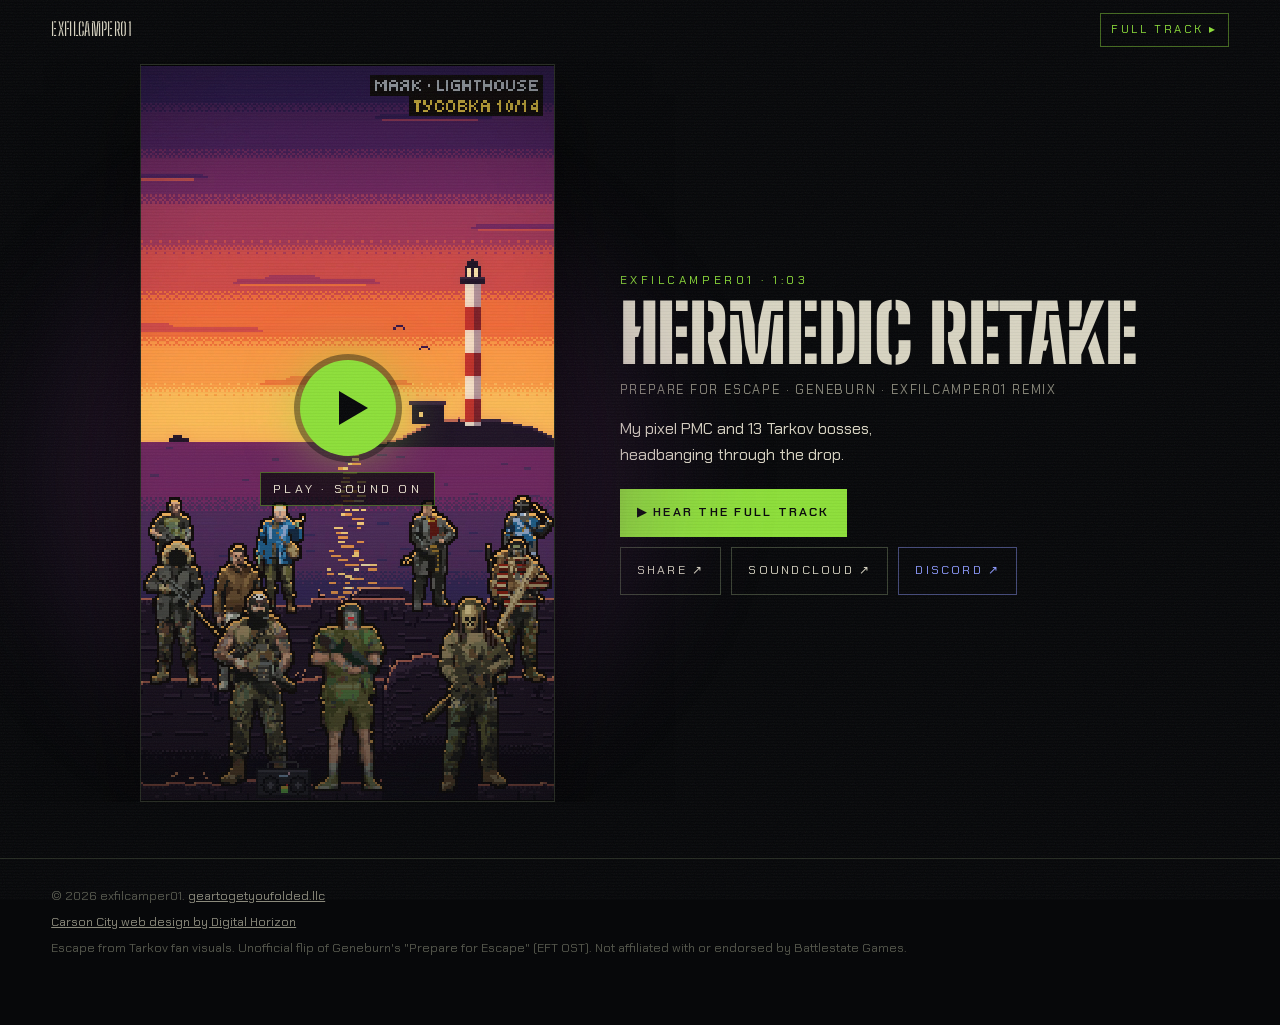
<file: hermedicretake/video/index.html>
<!doctype html>
<html lang="en">
<head>
<!-- Google Tag Manager -->
<script>(function(w,d,s,l,i){w[l]=w[l]||[];w[l].push({'gtm.start':
new Date().getTime(),event:'gtm.js'});var f=d.getElementsByTagName(s)[0],
j=d.createElement(s),dl=l!='dataLayer'?'&l='+l:'';j.async=true;j.src=
'https://www.googletagmanager.com/gtm.js?id='+i+dl;f.parentNode.insertBefore(j,f);
})(window,document,'script','dataLayer','GTM-TL879H7H');</script>
<!-- End Google Tag Manager -->
<meta charset="utf-8">
<meta name="viewport" content="width=device-width, initial-scale=1, viewport-fit=cover">
<title>Hermedic Retake (Video) — exfilcamper01</title>
<meta name="description" content="Watch the Hermedic Retake video by exfilcamper01: a pixel PMC and 13 Tarkov bosses headbanging through the drop. 1:03, sound on.">
<meta name="theme-color" content="#07080a">
<link rel="canonical" href="https://www.geartogetyoufolded.llc/hermedicretake/video">
<meta property="og:type" content="video.other">
<meta property="og:site_name" content="exfilcamper01">
<meta property="og:title" content="Hermedic Retake — exfilcamper01 ▶ Watch">
<meta property="og:description" content="A pixel PMC and 13 Tarkov bosses headbanging through the drop. Sound on.">
<meta property="og:url" content="https://www.geartogetyoufolded.llc/hermedicretake/video">
<meta property="og:image" content="https://www.geartogetyoufolded.llc/assets/img/og-hermedic-video-v1.jpg">
<meta property="og:image:width" content="1200">
<meta property="og:image:height" content="630">
<meta property="og:image:alt" content="Hermedic Retake by exfilcamper01 — a pixel-art PMC and Tarkov bosses at a lighthouse sunset. Watch on geartogetyoufolded.llc">
<meta property="og:video" content="https://www.geartogetyoufolded.llc/assets/video/hermedic-retake-1080-v2.mp4">
<meta property="og:video:secure_url" content="https://www.geartogetyoufolded.llc/assets/video/hermedic-retake-1080-v2.mp4">
<meta property="og:video:type" content="video/mp4">
<meta property="og:video:width" content="1080">
<meta property="og:video:height" content="1920">
<meta name="twitter:card" content="summary_large_image">
<meta name="twitter:title" content="Hermedic Retake — exfilcamper01 ▶ Watch">
<meta name="twitter:description" content="A pixel PMC and 13 Tarkov bosses headbanging through the drop. Sound on.">
<meta name="twitter:image" content="https://www.geartogetyoufolded.llc/assets/img/og-hermedic-video-v1.jpg">
<link rel="icon" href="/assets/img/favicon.svg" type="image/svg+xml">
<link rel="preload" href="/assets/img/hermedic-video-poster-v1.jpg" as="image" fetchpriority="high">
<link rel="stylesheet" href="/assets/css/site.css?v=202610070510">
<script type="application/ld+json">
{"@context":"https://schema.org","@type":"VideoObject",
 "name":"Hermedic Retake — exfilcamper01",
 "description":"Pixel-art video for Hermedic Retake by exfilcamper01 (Prepare for Escape · Geneburn · exfilcamper01 remix): his PMC and 13 Tarkov bosses headbanging through the drop.",
 "thumbnailUrl":["https://www.geartogetyoufolded.llc/assets/img/og-hermedic-video-v1.jpg","https://www.geartogetyoufolded.llc/assets/img/hermedic-video-poster-v1.jpg"],
 "uploadDate":"2026-10-09T00:00:00-07:00","duration":"PT1M3S",
 "contentUrl":"https://www.geartogetyoufolded.llc/assets/video/hermedic-retake-1080-v2.mp4",
 "url":"https://www.geartogetyoufolded.llc/hermedicretake/video",
 "width":1080,"height":1920,
 "author":{"@type":"MusicGroup","@id":"https://www.geartogetyoufolded.llc/#artist","name":"exfilcamper01"}}
</script>
<style>
/* phone-first: the vertical player is the hero, sized to the space left under the slim header */
:root{--hdr:52px;--acc:var(--exfil)}
body{overflow-x:hidden}
.v-top{height:var(--hdr);display:flex;align-items:center;justify-content:space-between;gap:16px;padding:0 var(--gut);position:relative;z-index:3}
.v-top a{text-decoration:none;font-size:.72rem;letter-spacing:.22em;color:var(--dim)}
.v-top a:hover{color:var(--bone)}
.v-top .v-brand{font-family:var(--display);font-size:1.15rem;letter-spacing:.02em;color:var(--bone)}
.v-top .v-full{color:var(--acc);border:1px solid rgba(142,224,58,.45);padding:7px 10px}
.v-top .v-full:hover{border-color:var(--acc);color:#b6f27a}

/* .stage clips the glow below so it never widens the page (mobile browsers zoom out to fit any overflow) */
.stage{overflow:hidden;overflow:clip}
.theater{position:relative;display:flex;justify-content:center}
/* sunset glow sampled from the video's lighthouse scene, spilling out behind the frame (switched on from 600px,
   where the frame no longer fills the width) */
.theater::before{position:absolute;left:-42%;right:-42%;top:10%;bottom:-2%;background:radial-gradient(closest-side,rgba(255,128,60,.3),rgba(122,52,140,.2) 55%,transparent);filter:blur(40px);z-index:0;pointer-events:none}
.screen{position:relative;z-index:1;aspect-ratio:9/16;background:#000;container-type:inline-size;
  width:min(100%,calc((100vh - var(--hdr)) * .5625));width:min(100%,calc((100svh - var(--hdr)) * .5625))}
/* nearest-neighbour scaling keeps the pixel art crisp (the 720 file is 4x the art, so phones scale it ~1.6x) */
.screen video{display:block;width:100%;height:100%;object-fit:contain;background:#000;image-rendering:pixelated}
.big-play{position:absolute;inset:0;display:flex;flex-direction:column;align-items:center;justify-content:center;gap:16px;background:linear-gradient(0deg,rgba(7,8,10,.6),rgba(7,8,10,0) 38%),linear-gradient(180deg,rgba(7,8,10,.35),rgba(7,8,10,0) 18%);transition:opacity .25s}
/* play control scales with the player (cqw), so a short landscape player gets a smaller button */
.big-play i{width:clamp(78px,22vw,96px);width:clamp(56px,25cqw,96px);aspect-ratio:1;border-radius:50%;background:var(--acc);display:grid;place-items:center;box-shadow:0 0 0 6px rgba(7,8,10,.4),0 0 54px rgba(142,224,58,.55);transition:transform .2s}
.big-play i::after{content:"";border-left:clamp(24px,6.6vw,29px) solid #07080a;border-top:clamp(15px,4vw,17px) solid transparent;border-bottom:clamp(15px,4vw,17px) solid transparent;
  border-left-width:clamp(17px,7.6cqw,29px);border-top-width:clamp(10px,4.5cqw,17px);border-bottom-width:clamp(10px,4.5cqw,17px);margin-left:12%}
.big-play span{font-size:.78rem;letter-spacing:.26em;color:#f3ead8;background:rgba(7,8,10,.74);border:1px solid rgba(142,224,58,.4);padding:7px 12px 6px}
@container (max-width:280px){.big-play span{display:none}}
.big-play:hover i{transform:scale(1.06)}
.screen.playing .big-play{opacity:0;pointer-events:none}

.v-info{padding:24px var(--gut) 0;max-width:640px;margin:0 auto}
.v-k{font-size:.74rem;letter-spacing:.3em;color:var(--acc);margin:0 0 10px}
.v-title{font-family:var(--display);font-weight:900;font-size:clamp(3rem,14.5vw,5.6rem);line-height:.86;margin:0;letter-spacing:-.005em}
.v-credit{margin:12px 0 0;font-size:.8rem;letter-spacing:.14em;color:var(--dim);text-transform:uppercase}
.v-line{margin:16px 0 0;max-width:46ch;color:var(--bone);text-wrap:balance}
.v-actions{display:flex;flex-direction:column;align-items:stretch;gap:10px;margin-top:22px}
.v-sec{display:flex;gap:8px}
.v-btn{flex:1 1 auto;white-space:nowrap;display:inline-flex;align-items:center;justify-content:center;gap:8px;padding:13px 16px;font-size:.78rem;letter-spacing:.18em;text-transform:uppercase;text-decoration:none;border:1px solid var(--line2);color:var(--bone);background:transparent;cursor:pointer;font-family:var(--mono)}
.v-btn:hover{border-color:var(--bone)}
.v-sec .v-btn{padding:13px 8px;font-size:.72rem;letter-spacing:.1em}
.v-btn.primary{background:var(--acc);border-color:var(--acc);color:#07080a;font-weight:600}
.v-btn.primary:hover{background:#a6ec5e;border-color:#a6ec5e}
.v-btn.discord{color:#8e9bff;border-color:rgba(142,155,255,.45)}
@media (max-width:599px){.v-sep{display:none}.v-rmx{display:block}}
.v-foot{max-width:1280px;margin:56px auto 0;padding:28px var(--gut) 60px;border-top:1px solid var(--line);color:var(--faint);font-size:.78rem;box-sizing:content-box}
.v-foot p{margin:0 0 6px}
.v-foot a{color:var(--dim)}
/* viewport-fit=cover lets the page run under a landscape iPhone's notch / Dynamic Island: keep text clear of it */
.v-top,.v-foot{padding-left:max(var(--gut),env(safe-area-inset-left));padding-right:max(var(--gut),env(safe-area-inset-right))}

/* tablets and up (stacked): a framed, centred player that leaves the title peeking above the fold */
@media (min-width:600px){
  :root{--hdr:60px}
  .theater{padding:8px var(--gut) 0}
  .theater::before{content:""}
  .screen{width:min(100%,82vh * .5625);width:min(100%,82svh * .5625);border:1px solid var(--line);box-shadow:0 30px 80px rgba(0,0,0,.7)}
  .v-info{padding-top:30px}
  .v-actions{align-items:flex-start}
  .v-sec{gap:10px}
  .v-sec .v-btn{flex:0 1 auto;padding:13px 16px;font-size:.78rem;letter-spacing:.18em}
}
/* desktop and landscape phones: tall player on the left, the info block beside it */
@media (min-width:640px) and (orientation:landscape){
  .stage{display:flex;align-items:center;justify-content:center;gap:clamp(36px,5vw,84px);padding:4px max(var(--gut),env(safe-area-inset-right)) 0 max(var(--gut),env(safe-area-inset-left))}
  .theater{padding:0}
  .screen{width:calc(min(82vh,980px) * .5625);width:calc(min(82svh,980px) * .5625)}
  .v-info{margin:0;padding:0;max-width:520px;flex:0 1 520px}
  .v-title{font-size:clamp(3.4rem,6.2vw,5.6rem)}
}
/* landscape phones (short viewport): slimmer header, player fills the height left, tighter info so the buttons stay on screen */
@media (min-width:640px) and (orientation:landscape) and (max-height:500px){
  :root{--hdr:44px}
  .screen{width:calc((100vh - var(--hdr) - 10px) * .5625);width:calc((100svh - var(--hdr) - 10px) * .5625)}
  .v-k{margin-bottom:6px;font-size:.68rem}
  .v-title{font-size:clamp(2.2rem,5.6vw,3.4rem)}
  .v-credit{margin-top:8px;font-size:.7rem;letter-spacing:.1em}
  .v-line{margin-top:8px;font-size:.9rem;line-height:1.4}
  .v-actions{margin-top:14px;gap:8px}
  .v-btn{padding:10px 14px}
  .v-sec .v-btn{padding:10px 12px;font-size:.7rem;letter-spacing:.12em}
}
@media (prefers-reduced-motion:reduce){.big-play,.big-play i{transition:none}}
</style>
</head>
<body>
<!-- Google Tag Manager (noscript) -->
<noscript><iframe src="https://www.googletagmanager.com/ns.html?id=GTM-TL879H7H"
height="0" width="0" style="display:none;visibility:hidden"></iframe></noscript>
<!-- End Google Tag Manager (noscript) -->

<header class="v-top">
  <a class="v-brand" href="/">EXFILCAMPER01</a>
  <a class="v-full" href="/">FULL TRACK ▸</a>
</header>

<main class="stage">
  <section class="theater" aria-label="Hermedic Retake video">
    <div class="screen" id="screen">
      <!-- one file for every screen: 720x1280 is an exact 4x of the 180x320 pixel art (7.7 MB), and the 1080 encode
           (19.4 MB, kept for og:video / schema) measured no visible gain on desktop, so it would only cost data -->
      <video id="v" controls playsinline preload="metadata" poster="/assets/img/hermedic-video-poster-v1.jpg" width="720" height="1280">
        <source src="/assets/video/hermedic-retake-720-v2.mp4" type="video/mp4">
        Your browser can't play this video. <a href="/assets/video/hermedic-retake-720-v2.mp4">Open the MP4</a>.
      </video>
      <!-- hidden until the script runs, so no-JS visitors keep the native controls -->
      <button class="big-play" id="big-play" type="button" aria-label="Play video with sound" hidden><i></i><span>PLAY · SOUND ON</span></button>
    </div>
  </section>

  <section class="v-info">
    <p class="v-k">EXFILCAMPER01 · 1:03</p>
    <h1 class="v-title">HERMEDIC RETAKE</h1>
    <p class="v-credit">Prepare for Escape · Geneburn<span class="v-sep"> · </span><span class="v-rmx">exfilcamper01 remix</span></p>
    <p class="v-line">My pixel PMC and 13 Tarkov bosses, headbanging through the drop.</p>
    <div class="v-actions">
      <a class="v-btn primary" href="/">▶ Hear the full track</a>
      <div class="v-sec">
        <button class="v-btn" id="share" type="button">Share ↗</button>
        <a class="v-btn" href="https://soundcloud.com/cargoelevatorclutch/prepare-for-escapehermedic-retake-geneburn-exfilcamper01-remix" target="_blank" rel="noopener">SoundCloud ↗</a>
        <a class="v-btn discord" href="https://discord.gg/VfrqJbtkzf" target="_blank" rel="noopener">Discord ↗</a>
      </div>
    </div>
  </section>
</main>

<footer class="v-foot">
  <p>© 2026 exfilcamper01. <a href="/">geartogetyoufolded.llc</a></p>
  <p><a href="https://digitalhorizon.dev/">Carson City web design by Digital Horizon</a></p>
  <p>Escape from Tarkov fan visuals. Unofficial flip of Geneburn's "Prepare for Escape" (EFT OST). Not affiliated with or endorsed by Battlestate Games.</p>
</footer>

<div class="toast" id="toast" role="status" hidden></div>
<div class="grain" aria-hidden="true"></div>

<script>
(function(){
  var v = document.getElementById('v'), screen = document.getElementById('screen');

  // the big button is the only control on the poster; native controls appear once it plays (they stay in the markup for no-JS)
  var big = document.getElementById('big-play');
  // once faded out it must also leave the tab order and the accessibility tree
  function overlay(on){ big.tabIndex = on ? 0 : -1; big.inert = !on; }
  big.hidden = false;
  v.controls = false;
  big.addEventListener('click', function(){
    v.muted = false;
    var p = v.play();
    if (p && p.catch) p.catch(function(){ screen.classList.remove('playing'); overlay(true); v.controls = true; });
  });
  v.addEventListener('play', function(){
    screen.classList.add('playing'); overlay(false); v.controls = true;
    if (document.activeElement === big) v.focus({ preventScroll: true });
  });
  v.addEventListener('ended', function(){ screen.classList.remove('playing'); overlay(true); v.controls = false; });

  function toast(msg){ var t = document.getElementById('toast'); t.textContent = msg; t.hidden = false; clearTimeout(t._h); t._h = setTimeout(function(){ t.hidden = true; }, 2600); }
  document.getElementById('share').addEventListener('click', function(){
    var url = 'https://www.geartogetyoufolded.llc/hermedicretake/video';
    if (navigator.share) { navigator.share({ title: 'Hermedic Retake — exfilcamper01', url: url }).catch(function(){}); return; }
    (navigator.clipboard ? navigator.clipboard.writeText(url) : Promise.reject()).then(
      function(){ toast('Link copied.'); },
      function(){ prompt('Copy this link:', url); });
  });
})();
</script>
</body>
</html>
</file>
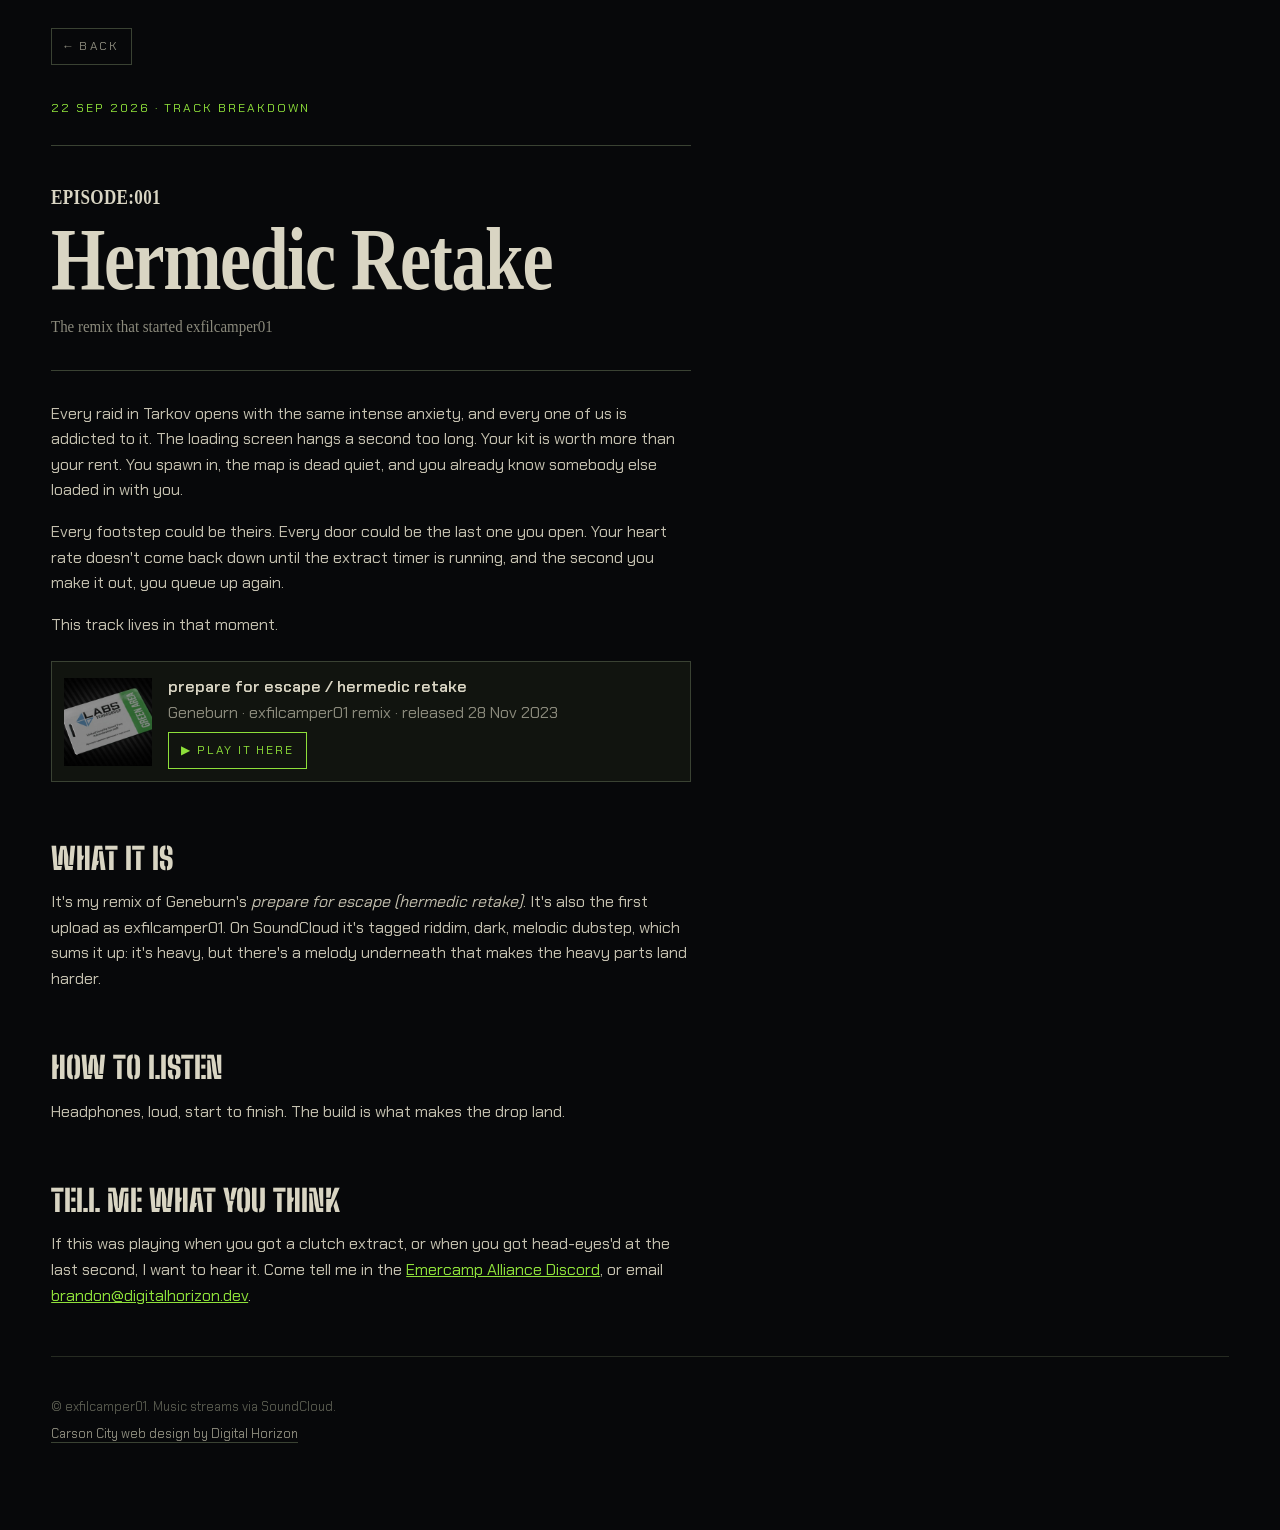
<file: intel/prepare-for-escape.html>
<!doctype html>
<html lang="en">
<head>
<!-- Google Tag Manager -->
<script>(function(w,d,s,l,i){w[l]=w[l]||[];w[l].push({'gtm.start':
new Date().getTime(),event:'gtm.js'});var f=d.getElementsByTagName(s)[0],
j=d.createElement(s),dl=l!='dataLayer'?'&l='+l:'';j.async=true;j.src=
'https://www.googletagmanager.com/gtm.js?id='+i+dl;f.parentNode.insertBefore(j,f);
})(window,document,'script','dataLayer','GTM-TL879H7H');</script>
<!-- End Google Tag Manager -->
<meta charset="utf-8">
<meta name="viewport" content="width=device-width, initial-scale=1">
<title>Hermedic Retake: the story behind the remix · exfilcamper01</title>
<meta name="description" content="The story behind exfilcamper01's remix of Geneburn's prepare for escape (hermedic retake): dark riddim with a melody underneath.">
<link rel="canonical" href="https://www.geartogetyoufolded.llc/intel/prepare-for-escape.html">
<meta property="og:type" content="article">
<meta property="og:title" content="Hermedic Retake: the story behind the remix">
<meta property="og:image" content="https://www.geartogetyoufolded.llc/assets/img/og-v6.jpg">
<meta name="twitter:card" content="summary_large_image">
<link rel="icon" href="/assets/img/favicon.svg" type="image/svg+xml">
<link rel="stylesheet" href="/assets/css/site.css?v=202610070510">
<style>body{padding:28px var(--gut) 80px}.back{font-size:.75rem;letter-spacing:.2em;color:var(--dim);text-decoration:none;border:1px solid var(--line2);padding:8px 12px;display:inline-block}</style>
</head>
<body>
<!-- Google Tag Manager (noscript) -->
<noscript><iframe src="https://www.googletagmanager.com/ns.html?id=GTM-TL879H7H"
height="0" width="0" style="display:none;visibility:hidden"></iframe></noscript>
<!-- End Google Tag Manager (noscript) -->
<a class="back" href="/#intel">← BACK</a>
<article class="article" id="post">
  <p class="a-meta">22 Sep 2026 · Track breakdown</p>
  <header class="eva-card">
    <p class="ep">EPISODE:001</p>
    <h1>Hermedic Retake</h1>
    <p class="sub">The remix that started exfilcamper01</p>
  </header>

  <p>Every raid in Tarkov opens with the same intense anxiety, and every one of us is addicted to it. The loading screen hangs a second too long. Your kit is worth more than your rent. You spawn in, the map is dead quiet, and you already know somebody else loaded in with you.</p>

  <p>Every footstep could be theirs. Every door could be the last one you open. Your heart rate doesn't come back down until the extract timer is running, and the second you make it out, you queue up again.</p>

  <p>This track lives in that moment.</p>

  <div class="a-card">
    <img src="/assets/img/prepare-for-escape.jpg" alt="Hermedic Retake artwork" width="88" height="88">
    <div>
      <strong>prepare for escape / hermedic retake</strong><br>
      <span style="color:var(--dim)">Geneburn · exfilcamper01 remix · released 28 Nov 2023</span><br>
      <a class="a-play" href="/#raid" data-play="prepare-for-escape">▶ PLAY IT HERE</a>
    </div>
  </div>

  <h2>What it is</h2>
  <p>It's my remix of Geneburn's <em>prepare for escape (hermedic retake)</em>. It's also the first upload as exfilcamper01. On SoundCloud it's tagged riddim, dark, melodic dubstep, which sums it up: it's heavy, but there's a melody underneath that makes the heavy parts land harder.</p>

  <h2>How to listen</h2>
  <p>Headphones, loud, start to finish. The build is what makes the drop land.</p>

  <h2>Tell me what you think</h2>
  <p>If this was playing when you got a clutch extract, or when you got head-eyes'd at the last second, I want to hear it. Come tell me in the <a href="https://discord.gg/VfrqJbtkzf" target="_blank" rel="noopener">Emercamp Alliance Discord</a>, or email <a href="mailto:brandon@digitalhorizon.dev">brandon@digitalhorizon.dev</a>.</p>
</article>
<footer class="foot" style="padding:40px 0 0;margin-top:48px"><p>© exfilcamper01. Music streams via SoundCloud.</p><p class="foot-credit"><a href="https://digitalhorizon.dev/">Carson City web design by Digital Horizon</a></p></footer>
<script>
/* standalone page: "play it here" goes to the home page and auto-selects the track */
document.querySelectorAll('[data-play]').forEach(a=>a.addEventListener('click',()=>{try{sessionStorage.setItem('ec_load',a.dataset.play)}catch(e){}}));
</script>
</body>
</html>
</file>
<file: assets/css/site.css>
@font-face{font-family:"Stencil";src:url(/assets/fonts/stencil.woff2) format("woff2");font-weight:100 900;font-display:swap}
@font-face{font-family:"Chakra";src:url(/assets/fonts/chakra-400.woff2) format("woff2");font-weight:400;font-display:swap}
@font-face{font-family:"Chakra";src:url(/assets/fonts/chakra-600.woff2) format("woff2");font-weight:600;font-display:swap}

:root{
  --bg:#07080a; --bg2:#0d0f0c; --panel:#11140f; --line:#262b22; --line2:#3a4233;
  --bone:#d9d5c3; --dim:#8b8a7c; --faint:#56584d;
  --exfil:#8ee03a; --exfil-d:#4f8a17; --blood:#ff3a2a; --amber:#f0b13c;
  --amp:0; --hit:0;
  --display:"Stencil",Impact,"Arial Narrow",sans-serif;
  --mono:"Chakra",ui-monospace,"Consolas",monospace;
  --gut:clamp(16px,4vw,56px);
}
*{box-sizing:border-box}
[hidden]{display:none!important}
html{scroll-behavior:smooth;scroll-padding-top:72px;-webkit-text-size-adjust:100%}
body{margin:0;background:var(--bg);color:var(--bone);font-family:var(--mono);font-size:16px;line-height:1.6;overflow-x:hidden}
body.is-gated{overflow:hidden}
img{max-width:100%;display:block}
a{color:inherit}
button{font:inherit;color:inherit;background:none;border:0;cursor:pointer}
kbd{font-family:var(--mono);font-size:.72em;border:1px solid var(--line2);padding:.05em .4em;border-radius:3px;color:var(--dim)}
.linkish{color:var(--dim);text-decoration:underline;text-underline-offset:3px;font-size:.85rem;padding:4px}
.linkish:hover{color:var(--bone)}
:focus-visible{outline:2px solid var(--exfil);outline-offset:3px}

/* film grain + scanlines over everything */
.grain{position:fixed;inset:0;pointer-events:none;z-index:90;opacity:.06;
  background-image:url("data:image/svg+xml,%3Csvg xmlns='http://www.w3.org/2000/svg' width='160' height='160'%3E%3Cfilter id='n'%3E%3CfeTurbulence type='fractalNoise' baseFrequency='.9' numOctaves='2' stitchTiles='stitch'/%3E%3C/filter%3E%3Crect width='100%25' height='100%25' filter='url(%23n)'/%3E%3C/svg%3E");
}
.grain::after{content:"";position:absolute;inset:0;background:repeating-linear-gradient(0deg,rgba(0,0,0,.9) 0 1px,transparent 1px 3px);opacity:.6}

/* ═══════ GATE ═══════ */
#gate{position:fixed;inset:0;z-index:100;display:grid;place-items:center;background:#030403;overflow:hidden}
.gate-bg{position:absolute;inset:0;width:100%;height:100%;object-fit:cover;object-position:50% 60%;image-rendering:pixelated;opacity:.22;filter:saturate(.6)}
#gate-noise{position:absolute;inset:0;width:100%;height:100%;opacity:.22}
.gate-inner{position:relative;z-index:2;width:min(640px,calc(100% - 32px));text-align:left}
.gate-kicker{font-size:.78rem;letter-spacing:.3em;color:var(--dim);margin:0 0 8px}
.gate-title{font-family:var(--display);font-weight:900;font-size:clamp(3rem,13vw,8rem);line-height:.82;margin:0 0 28px;letter-spacing:-.01em;color:var(--bone);position:relative}
.gate-log{list-style:none;padding:0;margin:0 0 30px;font-size:.85rem;letter-spacing:.12em}
.gate-log li{display:flex;gap:10px;align-items:baseline;color:var(--faint);transition:color .3s}
.gate-log li .dots{flex:1;border-bottom:1px dotted var(--line2);transform:translateY(-4px)}
.gate-log li.ok{color:var(--bone)} .gate-log li.ok .v{color:var(--exfil)}
.gate-log li.fail .v{color:var(--amber)}
.deploy{position:relative;display:flex;flex-direction:column;align-items:flex-start;width:100%;padding:22px 26px;border:1px solid var(--exfil);background:rgba(142,224,58,.05);overflow:hidden;text-align:left;transition:transform .15s,background .2s}
.deploy:disabled{border-color:var(--line2);cursor:wait}
.deploy:disabled .deploy-label{color:var(--faint)}
.deploy:not(:disabled){animation:pulse 1.6s ease-in-out infinite}
.deploy:not(:disabled):hover{background:rgba(142,224,58,.14);transform:translateY(-2px)}
.deploy-label{font-family:var(--display);font-weight:900;font-size:clamp(2.4rem,8vw,4rem);line-height:.9;letter-spacing:.06em;color:var(--exfil);position:relative}
.deploy-sub{font-size:.78rem;letter-spacing:.2em;color:var(--dim);margin-top:6px;text-transform:uppercase;position:relative}
.deploy.go .deploy-label{color:#061000}.deploy.go .deploy-sub{color:#1d3a05}
.deploy-fill{position:absolute;inset:0;background:var(--exfil);transform:scaleX(0);transform-origin:left}
@keyframes pulse{0%,100%{box-shadow:0 0 0 0 rgba(142,224,58,.35)}50%{box-shadow:0 0 0 10px rgba(142,224,58,0)}}
.gate-hint{font-size:.8rem;color:var(--faint);margin:14px 0 0}
.gate-shutter{position:absolute;left:0;right:0;height:50%;background:#000;z-index:3;transform:scaleY(0)}
.gate-shutter.top{top:0;transform-origin:top} .gate-shutter.bottom{bottom:0;transform-origin:bottom}

/* ═══════ HUD ═══════ */
.hud{position:fixed;top:0;left:0;right:0;z-index:50;display:flex;align-items:center;gap:24px;padding:14px var(--gut);
  background:linear-gradient(#07080aee,#07080a00);font-size:.78rem;letter-spacing:.14em;text-transform:uppercase}
.hud{transition:background .3s,border-color .3s;border-bottom:1px solid transparent}
.hud.solid{background:rgba(7,8,10,.94);border-bottom-color:var(--line)}
.brand{display:flex;align-items:center;gap:10px;text-decoration:none}
.brand-mark{width:14px;height:14px;border:2px solid var(--exfil);transform:rotate(45deg);box-shadow:0 0 8px var(--exfil)}
.brand-name{font-family:var(--display);font-weight:900;font-size:1.3rem;letter-spacing:.04em}
.nav{display:flex;gap:22px;margin-left:auto}
.nav a{text-decoration:none;color:var(--dim);transition:color .2s}
.nav a i{font-style:normal;color:var(--exfil-d);margin-right:6px}
.nav a:hover,.nav a.on{color:var(--bone)}
.hud-follow{color:#ff7a1a;text-decoration:none;letter-spacing:.14em}
.hud-follow:hover{text-decoration:underline}
.hero-follow{display:inline-block;margin-top:16px;font-size:.78rem;letter-spacing:.14em;text-transform:uppercase;color:#ff7a1a;text-decoration:none;border-bottom:1px solid rgba(255,122,26,.4);padding-bottom:2px}
.hero-follow:hover{border-color:#ff7a1a}
.hero-follow{margin-right:18px}.hero-follow.discord{color:#8e9bff;border-color:rgba(142,155,255,.4)}.hero-follow.discord:hover{border-color:#8e9bff}
.comm.discord .comm-k{color:#8e9bff}
.deck-now{color:var(--bone);font-weight:600;max-width:22ch;overflow:hidden;text-overflow:ellipsis}

/* ═══════ RAID HERO ═══════ */
.raid{position:relative;z-index:5;min-height:100svh;display:flex;flex-direction:column;justify-content:flex-end;padding:90px var(--gut) 28px;overflow:hidden;isolation:isolate}
.raid-bg{position:absolute;inset:0;width:100%;height:100%;object-fit:cover;object-position:50% 60%;z-index:-3;image-rendering:pixelated;
  filter:brightness(.82) contrast(1.06);transform:scale(1.02);transform-origin:50% 65%}
.raid-flash{position:absolute;inset:0;z-index:-2;pointer-events:none;background:radial-gradient(ellipse at 50% 60%,rgba(142,224,58,.22),transparent 60%);opacity:0;will-change:opacity}
#viz{position:absolute;inset:0;width:100%;height:100%;z-index:-2}
.raid-vignette{position:absolute;inset:0;z-index:-1;pointer-events:none;
  background:linear-gradient(90deg,rgba(5,6,5,.82) 0%,rgba(5,6,5,.25) 34%,transparent 50%,rgba(5,6,5,.25) 66%,rgba(5,6,5,.8) 100%),linear-gradient(rgba(5,6,5,.5),transparent 25%,transparent 62%,var(--bg))}
.raid-grid{flex:1;display:grid;grid-template-columns:1fr minmax(240px,420px) 1fr;align-items:center;gap:clamp(16px,3vw,48px)}
.shake .raid-grid{transform:translate(calc((var(--hit) * 6px) * var(--sx,1)),calc((var(--hit) * 4px) * var(--sy,1)))}
.eyebrow{font-size:.76rem;letter-spacing:.24em;color:var(--dim);text-transform:uppercase;margin:0 0 12px;display:flex;align-items:center;gap:8px;flex-wrap:wrap}
.rec{width:9px;height:9px;border-radius:50%;background:var(--faint)}
.playing .rec{background:var(--blood);box-shadow:0 0 10px var(--blood);animation:blink 1s steps(2) infinite}
@keyframes blink{50%{opacity:.25}}
.raid-title{font-family:var(--display);font-weight:900;text-transform:uppercase;font-size:clamp(3.2rem,8.2vw,8.6rem);line-height:.8;margin:0;letter-spacing:-.01em;
  transform:scale(calc(1 + var(--hit) * .025));transform-origin:left bottom;will-change:transform}
.glitch{position:relative}
.glitch::before,.glitch::after{content:none}
.playing .glitch::before,.playing .glitch::after{content:attr(data-text);position:absolute;inset:0;pointer-events:none;opacity:calc(var(--amp) * .9)}
.glitch::before{color:var(--blood);transform:translateX(calc(var(--hit) * -10px - var(--amp) * 3px));clip-path:inset(10% 0 55% 0)}
.glitch::after{color:var(--exfil);transform:translateX(calc(var(--hit) * 10px + var(--amp) * 3px));clip-path:inset(58% 0 8% 0)}
.raid-credit{color:var(--dim);margin:16px 0 14px;font-size:.95rem;max-width:34ch}
.raid-tags{display:flex;flex-wrap:wrap;gap:6px;list-style:none;padding:0;margin:0}
.raid-tags li{font-size:.7rem;letter-spacing:.14em;text-transform:uppercase;border:1px solid var(--line2);padding:3px 8px;color:var(--dim)}
.raid-core{min-height:40vh}
.now-art{width:72px;height:72px;object-fit:cover;margin-bottom:16px;border:1px solid var(--line2);clip-path:polygon(0 0,86% 0,100% 14%,100% 100%,0 100%)}
.raid-right{justify-self:end;display:grid;gap:18px;min-width:220px}
.readout{border-left:2px solid var(--exfil);padding:4px 0 4px 14px;display:grid}
.readout.small{border-color:var(--line2)}
.readout-k{font-size:.7rem;letter-spacing:.28em;color:var(--dim)}
.readout-v{font-family:var(--display);font-weight:900;font-size:clamp(2.6rem,5vw,4.4rem);line-height:.9;font-variant-numeric:tabular-nums;color:var(--bone)}
.readout.small .readout-v{font-family:var(--mono);font-weight:600;font-size:1rem;line-height:1.4}
.raid.low-time .readout:first-child .readout-v{color:var(--blood)}
.readout-bar{height:3px;background:var(--line);margin-top:8px;overflow:hidden}
.readout-bar i{display:block;height:100%;width:100%;background:var(--exfil);transform-origin:left}

/* deck */
.deck{position:relative;z-index:2;display:grid;grid-template-columns:auto 1fr auto;align-items:center;gap:18px 22px;margin-top:22px;
  padding:14px 16px;border:1px solid var(--line);background:rgba(10,12,9,.86)}
.deck-controls{display:flex;align-items:center;gap:8px}
.btn-icon{width:38px;height:38px;display:grid;place-items:center;border:1px solid var(--line2)}
.btn-icon svg,.btn-play svg{width:18px;height:18px;fill:currentColor}
.btn-icon:hover{border-color:var(--bone)}
.btn-repeat{position:relative;color:var(--dim)}
.btn-repeat.on{color:var(--exfil);border-color:var(--exfil);box-shadow:inset 0 0 0 1px var(--exfil)}
.rep-dot{position:absolute;bottom:3px;left:50%;width:4px;height:4px;margin-left:-2px;border-radius:50%;background:var(--exfil);opacity:0}
.btn-repeat.on .rep-dot{opacity:1}
.btn-play{width:54px;height:54px;display:grid;place-items:center;background:var(--exfil);color:#071000;clip-path:polygon(0 0,82% 0,100% 18%,100% 100%,18% 100%,0 82%)}
.btn-play svg{width:22px;height:22px}
.btn-play .i-pause{display:none} .playing .btn-play .i-pause{display:block} .playing .btn-play .i-play{display:none}
.btn-impact{font-size:.72rem;letter-spacing:.16em;border:1px solid var(--blood);color:var(--blood);padding:9px 12px;margin-left:6px;white-space:nowrap}
.btn-impact:hover{background:rgba(255,58,42,.12)}
.btn-impact:disabled{opacity:.35;cursor:default}
.scrub{position:relative;height:64px;cursor:pointer;touch-action:none}
#scrub-canvas{width:100%;height:100%;display:block}
.scrub-markers{position:absolute;inset:0;pointer-events:none}
.mark{position:absolute;top:-4px;bottom:-4px;width:2px;background:var(--blood);pointer-events:auto;cursor:pointer;transform:translateX(-1px)}
.mark span{position:absolute;bottom:100%;left:50%;transform:translateX(-50%);font-size:.6rem;letter-spacing:.14em;color:var(--blood);white-space:nowrap;padding-bottom:2px}
.scrub-hover{position:absolute;top:-22px;font-size:.7rem;color:var(--bone);transform:translateX(-50%);pointer-events:none;opacity:0}
.scrub:hover .scrub-hover{opacity:1}
.deck-meta{display:flex;align-items:center;gap:16px;font-size:.78rem;color:var(--dim);white-space:nowrap}
.time b{color:var(--bone);font-weight:600;font-variant-numeric:tabular-nums}
.vol{display:flex;align-items:center;gap:8px;letter-spacing:.14em}
.vol input{accent-color:var(--exfil);width:84px}
.sc-attr{color:#ff7a1a;text-decoration:none;letter-spacing:.06em}
.sc-attr:hover{text-decoration:underline}
.scroll-cue{position:absolute;left:50%;bottom:6px;transform:translateX(-50%);font-size:.62rem;letter-spacing:.3em;color:var(--faint);text-decoration:none;display:none}

/* mini-mode: deck pins to bottom once hero is scrolled away */
.deck.mini{position:fixed;left:0;right:0;bottom:0;margin:0;z-index:60;border-width:1px 0 0;background:rgba(7,8,10,.92);padding:10px var(--gut)}
.deck.mini .scrub{height:40px}
.deck-spacer{display:none}

/* ticker */
.ticker{border-block:1px solid var(--line);overflow:hidden;background:var(--bg2);padding:12px 0}
.ticker-track{display:flex;gap:40px;width:max-content;font-family:var(--display);font-weight:900;font-size:clamp(1.6rem,3.4vw,2.6rem);text-transform:uppercase;letter-spacing:.04em;color:var(--faint);white-space:nowrap}
.ticker-track span:nth-child(3n){color:var(--exfil-d)} .ticker-track span:nth-child(5n){color:var(--bone)}
.ticker-track em{font-style:normal;color:var(--blood)}

/* ═══════ SECTIONS ═══════ */
.section{padding:clamp(64px,8vw,110px) var(--gut);position:relative}
.sec-head{display:grid;grid-template-columns:auto 1fr;column-gap:20px;align-items:end;margin-bottom:clamp(32px,5vw,56px);max-width:1400px}
.sec-num{font-size:.8rem;letter-spacing:.3em;color:var(--exfil);margin:0 0 .9em;grid-row:1}
.sec-title{font-family:var(--display);font-weight:900;font-size:clamp(4rem,14vw,11rem);line-height:.78;margin:0;letter-spacing:-.01em;grid-row:1}
.sec-sub{grid-column:1/-1;color:var(--dim);margin:30px 0 0;max-width:60ch}
.sec-sub b{color:var(--exfil)}

/* stash */
.stash-wrap{display:grid;grid-template-columns:minmax(0,1fr) 300px;gap:24px;max-width:1400px}
.stash-grid{--cell:clamp(38px,5.6vw,78px);display:grid;grid-template-columns:repeat(10,var(--cell));grid-auto-rows:var(--cell);gap:3px;padding:10px;border:1px solid var(--line2);
  background:#0a0c09;width:max-content;max-width:100%}
.cell{border:1px solid #1b1f18;background:repeating-linear-gradient(45deg,#0d100c 0 6px,#0b0d0a 6px 12px);position:relative}
.item{grid-column:span 3;grid-row:span 3;position:relative;border:1px solid var(--line2);background:#141811;overflow:hidden;cursor:pointer;text-align:left;padding:0;transition:border-color .2s}
.item img{width:100%;height:100%;object-fit:cover;filter:saturate(.85) contrast(1.05);transition:transform .5s,filter .3s}
.item:hover img,.item:focus-visible img{transform:scale(1.06);filter:none}
.item::after{content:"";position:absolute;inset:0;background:linear-gradient(transparent 45%,rgba(0,0,0,.85))}
.item-name{position:absolute;left:8px;right:8px;bottom:6px;z-index:2;font-size:.72rem;letter-spacing:.08em;line-height:1.25;text-transform:uppercase}
.item-dur{position:absolute;top:6px;right:6px;z-index:2;font-size:.66rem;background:rgba(0,0,0,.75);padding:1px 6px;color:var(--bone)}
.item-tag{position:absolute;top:6px;left:6px;z-index:2;font-size:.6rem;letter-spacing:.14em;background:var(--exfil);color:#061000;padding:1px 6px;font-weight:600}
.item.current{border-color:var(--exfil);box-shadow:inset 0 0 0 1px var(--exfil)}
.item.current .item-tag{background:var(--blood);color:#fff}
.item{z-index:2}
.loot{z-index:3;position:relative;display:grid;place-items:center;padding:10% 6% 8%;border:1px solid #3a3f38;background:linear-gradient(rgba(255,255,255,.04),rgba(0,0,0,.2)),#1b1e1b;cursor:grab;touch-action:none;user-select:none;-webkit-user-select:none;transition:border-color .15s}
.loot img{width:100%;height:100%;object-fit:contain;image-rendering:pixelated;pointer-events:none;filter:drop-shadow(0 2px 2px rgba(0,0,0,.6))}
.loot:hover,.loot:focus-visible{border-color:var(--bone)}
.loot-name{position:absolute;top:2px;right:4px;font-size:clamp(.5rem,.9vw,.66rem);letter-spacing:.04em;color:#e4e1d3;text-shadow:0 1px 2px #000;pointer-events:none}
.loot-count{position:absolute;bottom:2px;right:4px;font-size:clamp(.5rem,.9vw,.66rem);color:#e4e1d3;text-shadow:0 1px 2px #000;pointer-events:none}
.loot.dragging{cursor:grabbing;z-index:20;border-color:var(--exfil);box-shadow:0 10px 30px rgba(0,0,0,.6);transition:none}
.cell.ok{background:rgba(142,224,58,.28);border-color:var(--exfil)}
.cell.bad{background:rgba(255,58,42,.28);border-color:var(--blood)}
.loot-inspect{width:88px;height:88px;border:1px solid var(--line2);display:grid;place-items:center;margin-bottom:12px;background:#0b0d0a}
.loot-inspect img{width:72px;height:72px;object-fit:contain;image-rendering:pixelated}
.inspect{border:1px solid var(--line2);background:var(--panel);padding:18px;align-self:start;position:sticky;top:90px;min-height:200px}
.inspect-k{font-size:.7rem;letter-spacing:.3em;color:var(--exfil);margin:0 0 10px}
.inspect-empty{color:var(--faint);font-size:.9rem}
.inspect h3{font-family:var(--display);font-weight:900;font-size:2rem;line-height:.9;margin:0 0 10px;text-transform:uppercase}
.inspect dl{display:grid;grid-template-columns:auto 1fr;gap:4px 12px;font-size:.82rem;margin:0 0 14px}
.inspect dt{color:var(--dim)} .inspect dd{margin:0}
.inspect .note{font-size:.85rem;color:var(--dim);border-left:2px solid var(--line2);padding-left:10px;margin:0 0 14px}
.inspect .asof{font-size:.7rem;color:var(--faint)}
.inspect-actions{display:flex;gap:8px;flex-wrap:wrap}
.i-btn{font-size:.72rem;letter-spacing:.14em;border:1px solid var(--exfil);color:var(--exfil);padding:7px 10px;text-decoration:none}
.i-btn.alt{border-color:var(--line2);color:var(--dim)}
.i-btn:hover{background:rgba(142,224,58,.1)}

/* dossier */
.dossier-grid{display:grid;grid-template-columns:minmax(260px,380px) 1fr;gap:clamp(28px,5vw,80px);max-width:1400px}
.operator{border:1px solid var(--line2);background:var(--panel);padding:14px;align-self:start}
.operator-photo{position:relative;margin-bottom:14px}
.operator-photo img{image-rendering:pixelated;width:100%;height:auto;aspect-ratio:1/1;object-fit:cover}
.stamp{position:absolute;right:10px;bottom:12px;font-family:var(--display);font-weight:900;font-size:1.6rem;color:var(--blood);border:3px solid var(--blood);padding:0 8px;transform:rotate(-8deg);letter-spacing:.08em;opacity:.9}
.operator-fields{margin:0;display:grid;gap:8px;font-size:.85rem}
.operator-fields div{display:grid;grid-template-columns:110px 1fr;border-bottom:1px dashed var(--line);padding-bottom:6px}
.operator-fields dt{color:var(--dim);text-transform:uppercase;letter-spacing:.12em;font-size:.7rem;padding-top:3px}
.operator-fields dd{margin:0}
.bio{font-size:clamp(1rem,1.3vw,1.15rem);max-width:62ch}
.bio p{margin:0 0 1.2em;color:#c4c0af}
.bio-lede{font-family:var(--display);font-weight:900;text-transform:uppercase;font-size:clamp(2rem,4.4vw,3.8rem);line-height:.92;color:var(--bone)!important}

/* intel */
.intel-list{display:grid;gap:14px;max-width:1400px}
.post{display:grid;grid-template-columns:120px 1fr auto;gap:24px;align-items:center;padding:26px 22px;border:1px solid var(--line);background:var(--panel);text-decoration:none;position:relative;overflow:hidden;transition:border-color .2s}
.post::before{content:"";position:absolute;inset:0;background:linear-gradient(90deg,rgba(142,224,58,.12),transparent 60%);transform:translateX(-100%);transition:transform .45s}
.post:hover{border-color:var(--exfil-d)} .post:hover::before{transform:none}
.post-no{font-family:var(--display);font-weight:900;font-size:2.8rem;line-height:1;color:var(--exfil-d)}
.post-title{font-family:var(--display);font-weight:900;font-size:clamp(1.6rem,3vw,2.6rem);line-height:.95;margin:0 0 6px;text-transform:uppercase}
.post-meta{font-size:.76rem;letter-spacing:.14em;color:var(--dim);text-transform:uppercase;margin:0}
.post-excerpt{color:#b3af9f;margin:8px 0 0;max-width:70ch}
.post-go{font-size:.75rem;letter-spacing:.2em;color:var(--exfil)}

/* comms */
.comms-grid{display:grid;grid-template-columns:repeat(4,1fr);gap:12px;max-width:1400px}
.comm{position:relative;display:grid;gap:4px;padding:22px 20px;border:1px solid var(--line2);background:var(--panel);text-decoration:none;transition:border-color .2s,transform .2s}
.comm:hover{border-color:var(--exfil);transform:translateY(-3px)}
.comm.big{grid-column:1/-1;padding:clamp(24px,4vw,44px)}
.comm-k{font-size:.7rem;letter-spacing:.3em;color:var(--exfil)}
.comm-v{font-size:1rem;overflow-wrap:anywhere}
.comm.big .comm-v{font-size:clamp(1.15rem,2.4vw,1.8rem);font-weight:600;color:var(--bone)}
.comm-go{position:absolute;top:16px;right:18px;color:var(--dim)}

.foot{padding:40px var(--gut) 120px;border-top:1px solid var(--line);color:var(--faint);font-size:.8rem}
.foot p{margin:0 0 6px} .foot-small{font-size:.7rem;max-width:80ch}
.foot-credit a{color:var(--dim);text-decoration:none;border-bottom:1px solid var(--line2)}
.foot-credit a:hover{color:var(--exfil);border-color:var(--exfil)}

/* ═══════ EXTRACT ═══════ */
.extract{position:fixed;inset:0;z-index:95;display:grid;place-items:center;background:radial-gradient(circle,rgba(20,40,6,.92),rgba(2,3,2,.97))}
.extract[hidden],.reader[hidden],.toast[hidden]{display:none}
.extract-inner{text-align:center;padding:24px;width:min(760px,100%)}
.extract-k{letter-spacing:.4em;font-size:.8rem;color:var(--exfil);margin:0}
.extract-title{font-family:var(--display);font-weight:900;font-size:clamp(4rem,18vw,12rem);line-height:.8;margin:10px 0 16px;color:var(--exfil);text-shadow:0 0 40px rgba(142,224,58,.45)}
.extract-sub{color:var(--dim);margin:0 0 28px;letter-spacing:.1em}
.extract-sub b{color:var(--bone)}
.extract-actions{display:flex;gap:10px;justify-content:center;flex-wrap:wrap;margin-bottom:14px}
.x-btn{border:1px solid var(--line2);padding:14px 18px;letter-spacing:.14em;font-size:.8rem;text-decoration:none;text-transform:uppercase}
.x-btn.primary{background:var(--exfil);color:#061000;border-color:var(--exfil);font-weight:600}
.x-btn:hover{border-color:var(--bone)}

/* ═══════ READER ═══════ */
.reader{position:fixed;inset:0;z-index:80;background:rgba(3,4,3,.88);display:flex;justify-content:flex-end}
.reader-panel{width:min(760px,100%);height:100%;overflow:auto;background:var(--bg2);border-left:1px solid var(--line2);padding:28px clamp(18px,4vw,48px) 140px;overscroll-behavior:contain}
.reader-close{font-size:.75rem;letter-spacing:.2em;color:var(--dim);border:1px solid var(--line2);padding:8px 12px;position:sticky;top:0;background:var(--bg2);z-index:2}
.reader-close:hover{color:var(--bone)}

/* shared article styling (reader + standalone post pages) */
.article{max-width:64ch}
.article .a-meta{font-size:.76rem;letter-spacing:.16em;color:var(--exfil);text-transform:uppercase;margin:34px 0 8px}
.article h1{font-family:var(--display);font-weight:900;font-size:clamp(2.6rem,7vw,5rem);line-height:.86;margin:0 0 24px;text-transform:uppercase}
.article h2{font-family:var(--display);font-weight:900;font-size:1.9rem;line-height:1;margin:2em 0 .5em;text-transform:uppercase;color:var(--bone)}
.article p,.article li{color:#c4c0af}
.article a{color:var(--exfil)}
.article blockquote{border-left:3px solid var(--blood);margin:1.5em 0;padding:.2em 0 .2em 18px;color:var(--bone);font-size:1.1rem}
.article .a-card{display:flex;gap:16px;align-items:center;border:1px solid var(--line2);padding:12px;margin:24px 0;background:var(--panel)}
.article .a-card img{width:88px;height:88px;object-fit:cover}
.article .a-play{border:1px solid var(--exfil);color:var(--exfil);padding:8px 12px;font-size:.75rem;letter-spacing:.16em;text-decoration:none;display:inline-block;margin-top:6px}

.toast{position:fixed;left:50%;bottom:110px;transform:translateX(-50%);z-index:99;background:var(--panel);border:1px solid var(--amber);color:var(--bone);padding:12px 16px;font-size:.85rem;max-width:calc(100% - 32px)}

/* audio fallback: widget becomes visible if the browser refuses programmatic playback */
.sc-host{position:fixed;right:0;bottom:0;width:320px;height:120px;opacity:.001;pointer-events:none;z-index:-1}
.sc-host.show{opacity:1;pointer-events:auto;z-index:97;right:16px;bottom:120px;border:1px solid var(--amber);box-shadow:0 10px 40px #000}
.sc-host iframe{width:100%;height:100%}

.reveal{opacity:0;transform:translateY(24px)}
.no-motion .reveal{opacity:1;transform:none}

/* ═══════ RESPONSIVE ═══════ */
@media (max-width:1100px){
  .raid-grid{grid-template-columns:1fr minmax(200px,320px)}
  .raid-right{grid-column:1/-1;justify-self:stretch;grid-template-columns:repeat(3,1fr)}
  .stash-wrap{grid-template-columns:1fr}
  .inspect{position:static}
  .comms-grid{grid-template-columns:1fr 1fr}
}
@media (max-width:760px){
  .nav{gap:14px;font-size:.66rem} .nav a i{display:none}
  .brand-name{display:none}
  .raid{padding-top:76px}
  .raid-grid{grid-template-columns:1fr;gap:18px;align-content:end}
  .raid-core{min-height:34svh}
  .raid-title{font-size:clamp(3rem,15vw,5rem)}
  .raid-right{grid-template-columns:1fr 1fr;gap:12px}
  .hud-follow{display:none}
  .raid-right .readout:first-child{grid-column:1/-1}
  .readout-v{font-size:2.6rem}
  .raid{padding-bottom:120px}
  .deck{position:fixed;left:0;right:0;bottom:0;margin:0;z-index:60;border-width:1px 0 0;background:rgba(7,8,10,.94);grid-template-columns:auto 1fr;gap:4px 12px;padding:8px 12px calc(8px + env(safe-area-inset-bottom))}
  .deck .btn-icon:not(.btn-repeat),.deck .btn-impact,.deck .vol,.deck .sc-attr{display:none}
  .deck .btn-repeat{width:36px;height:36px;margin-left:6px}
  .deck .btn-play{width:44px;height:44px}
  .deck .scrub{height:34px}
  .deck-meta{grid-column:1/-1;order:-1;justify-content:space-between;font-size:.72rem}
  .foot{padding-bottom:140px}
  .stash-grid{--cell:calc((100vw - 32px - 20px - 15px) / 6);grid-template-columns:repeat(6,var(--cell))}
  .dossier-grid{grid-template-columns:1fr}
  .post{grid-template-columns:1fr;gap:8px}
  .post-no{font-size:1.6rem}
  .comms-grid{grid-template-columns:1fr}
  .sc-host.show{left:16px;right:16px;width:auto;bottom:100px}
}
@media (prefers-reduced-motion:reduce){
  .deploy:not(:disabled){animation:none}
  html{scroll-behavior:auto}
}

@media (hover:none){.gate-hint kbd,.gate-hint .k-enter{display:none}}

/* easter egg: pastel mode (artist's personal palette) */
body.pastel{--bg:#f7f9fc;--bg2:#eef3fb;--panel:#ffffff;--line:#dde6f3;--line2:#c9d6ea;--bone:#1b2233;--dim:#5b6780;--faint:#8f9ab0;--exfil:#7fb8ff;--exfil-d:#9cc8ff;--blood:#ff8fc2;--amber:#ffb3d6}
body.pastel .hud{background:linear-gradient(#f7f9fcee,#f7f9fc00)} body.pastel .hud.solid{background:rgba(247,249,252,.95)}
body.pastel .raid-bg{filter:brightness(1.1) saturate(.35) hue-rotate(160deg)}
body.pastel .raid-vignette{background:linear-gradient(90deg,rgba(247,249,252,.9) 0%,rgba(247,249,252,.3) 34%,transparent 50%,rgba(247,249,252,.3) 66%,rgba(247,249,252,.88) 100%),linear-gradient(transparent 62%,var(--bg))}
body.pastel .deck,body.pastel .deck.mini{background:rgba(255,255,255,.9)} body.pastel .btn-play{color:#fff}
body.pastel .grain{opacity:.03}
body.pastel .cell{background:repeating-linear-gradient(45deg,#f1f5fb 0 6px,#eaf0f9 6px 12px);border-color:#e1e8f3}
body.pastel .stash-grid{background:#f4f7fc}

/* blog title card, in the style of an Evangelion episode card */
.eva-card{margin:26px 0 30px;padding:34px 0 30px;border-block:1px solid var(--line2)}
.eva-card .ep{font-family:"Times New Roman",Times,serif;font-weight:700;font-size:1.3rem;letter-spacing:.02em;color:var(--bone);margin:0 0 6px;transform:scaleX(.82);transform-origin:left}
.eva-card h1{font-family:"Times New Roman",Times,serif!important;font-weight:900!important;text-transform:none!important;font-size:clamp(3rem,9vw,5.6rem)!important;line-height:.9!important;letter-spacing:-.02em;transform:scaleX(.78);transform-origin:left;margin:0!important;width:128%}
.eva-card .sub{font-family:"Times New Roman",Times,serif;font-size:1.1rem;color:var(--dim);margin:12px 0 0;transform:scaleX(.85);transform-origin:left}
.hero-follow.video{color:#ff5a3c;border-color:rgba(255,90,60,.45)}.hero-follow.video:hover{border-color:#ff5a3c}
</file>
